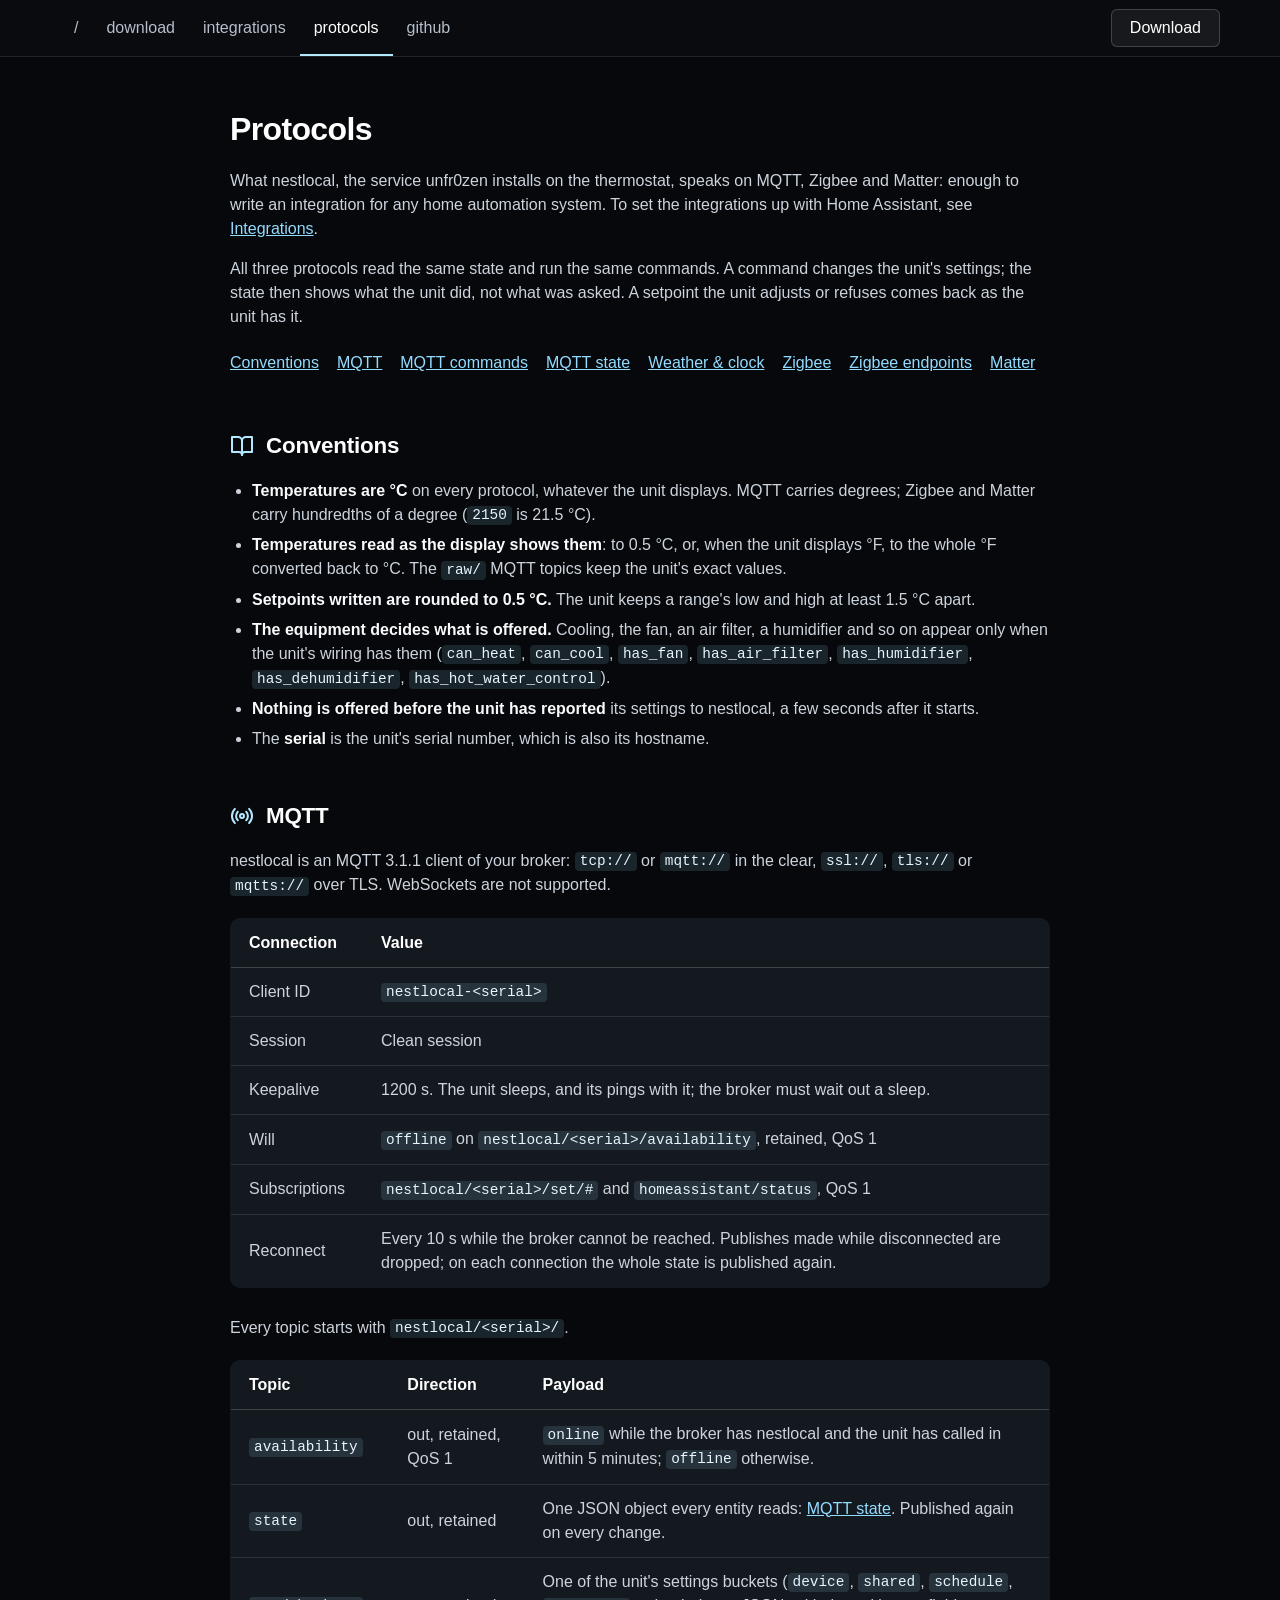
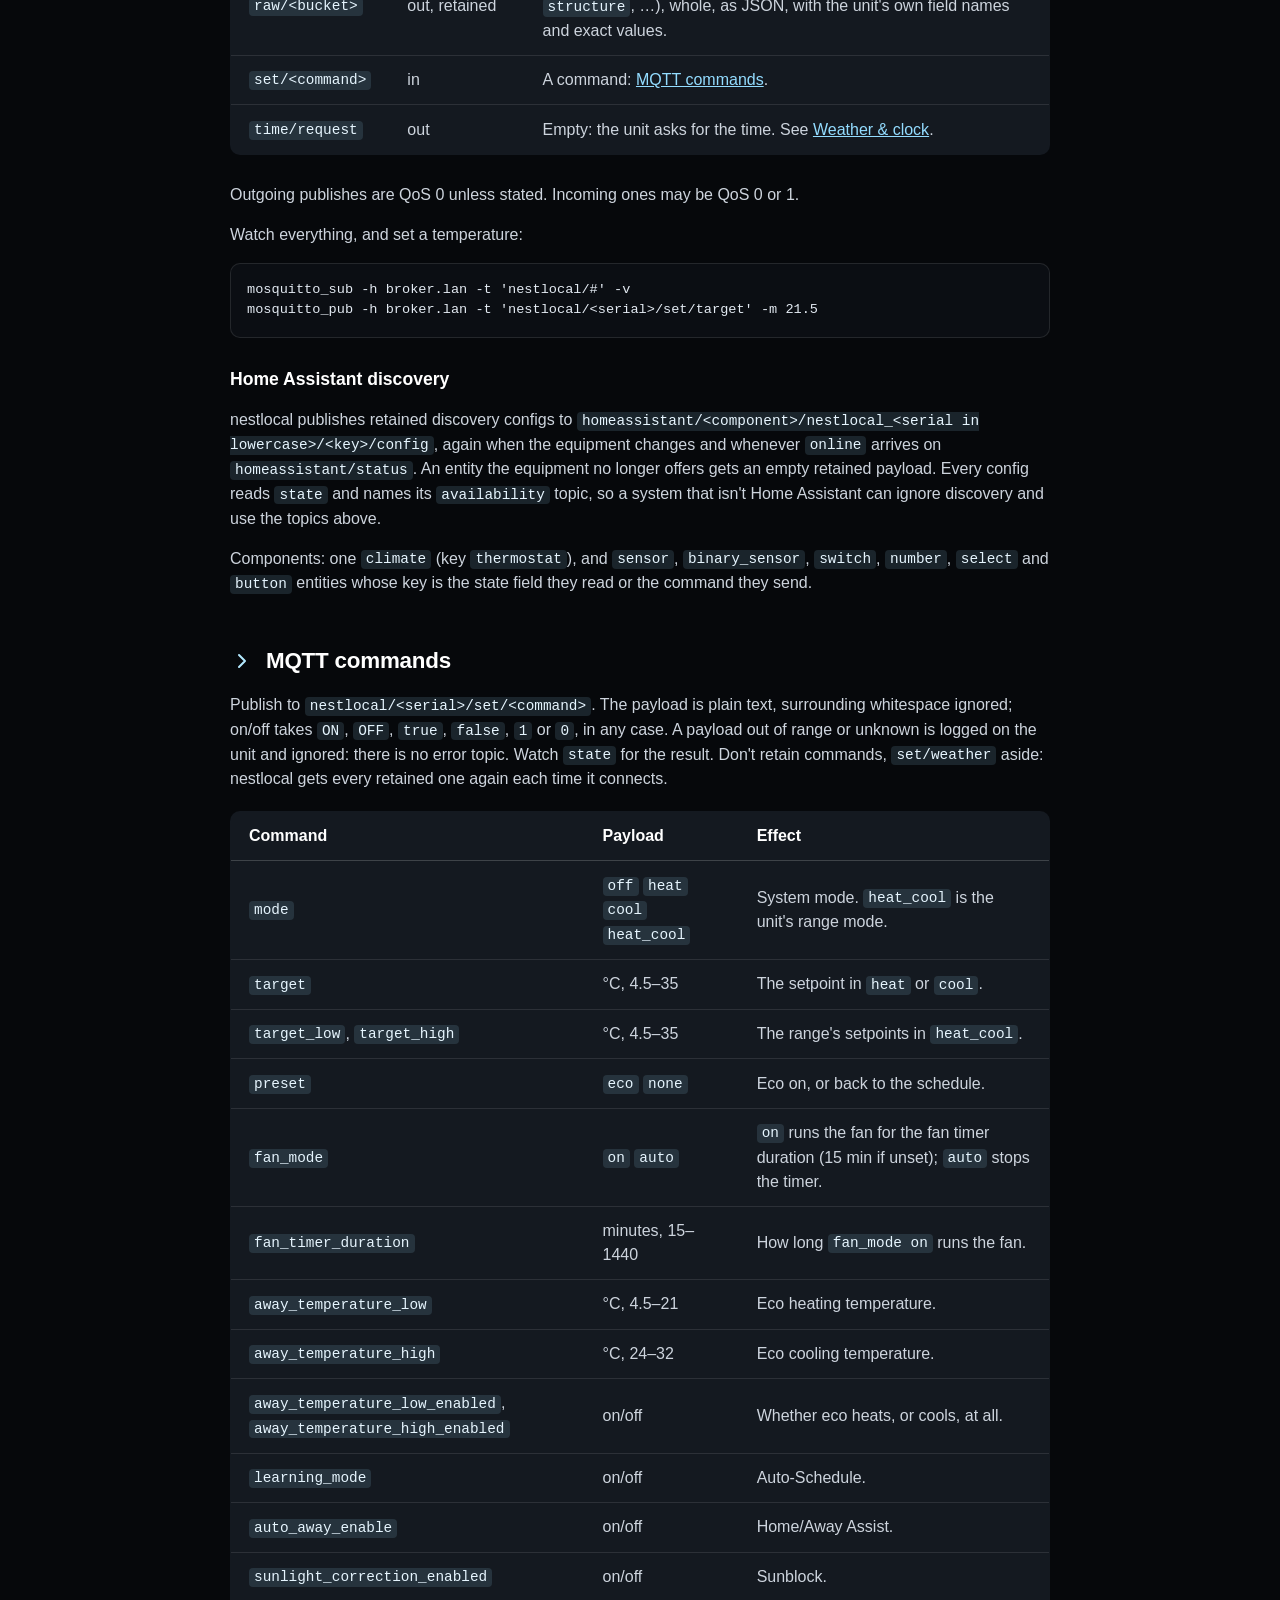
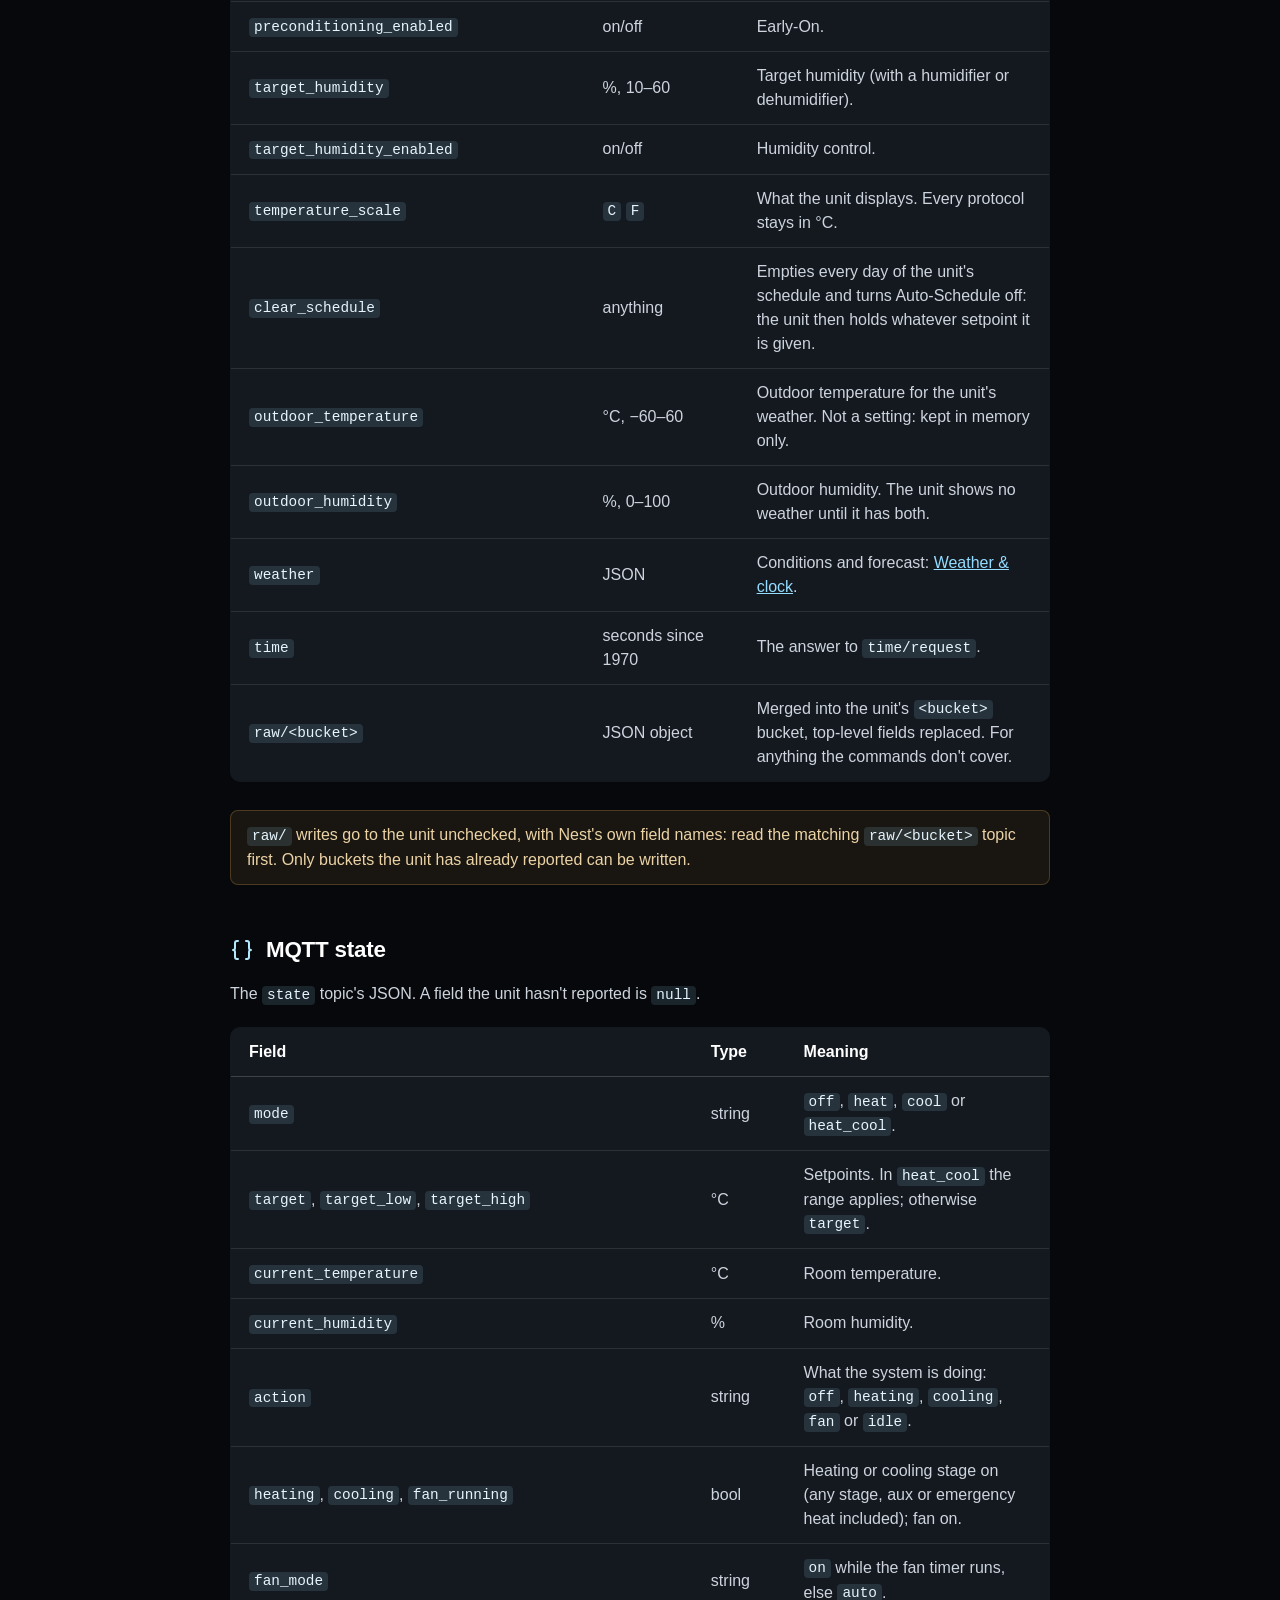
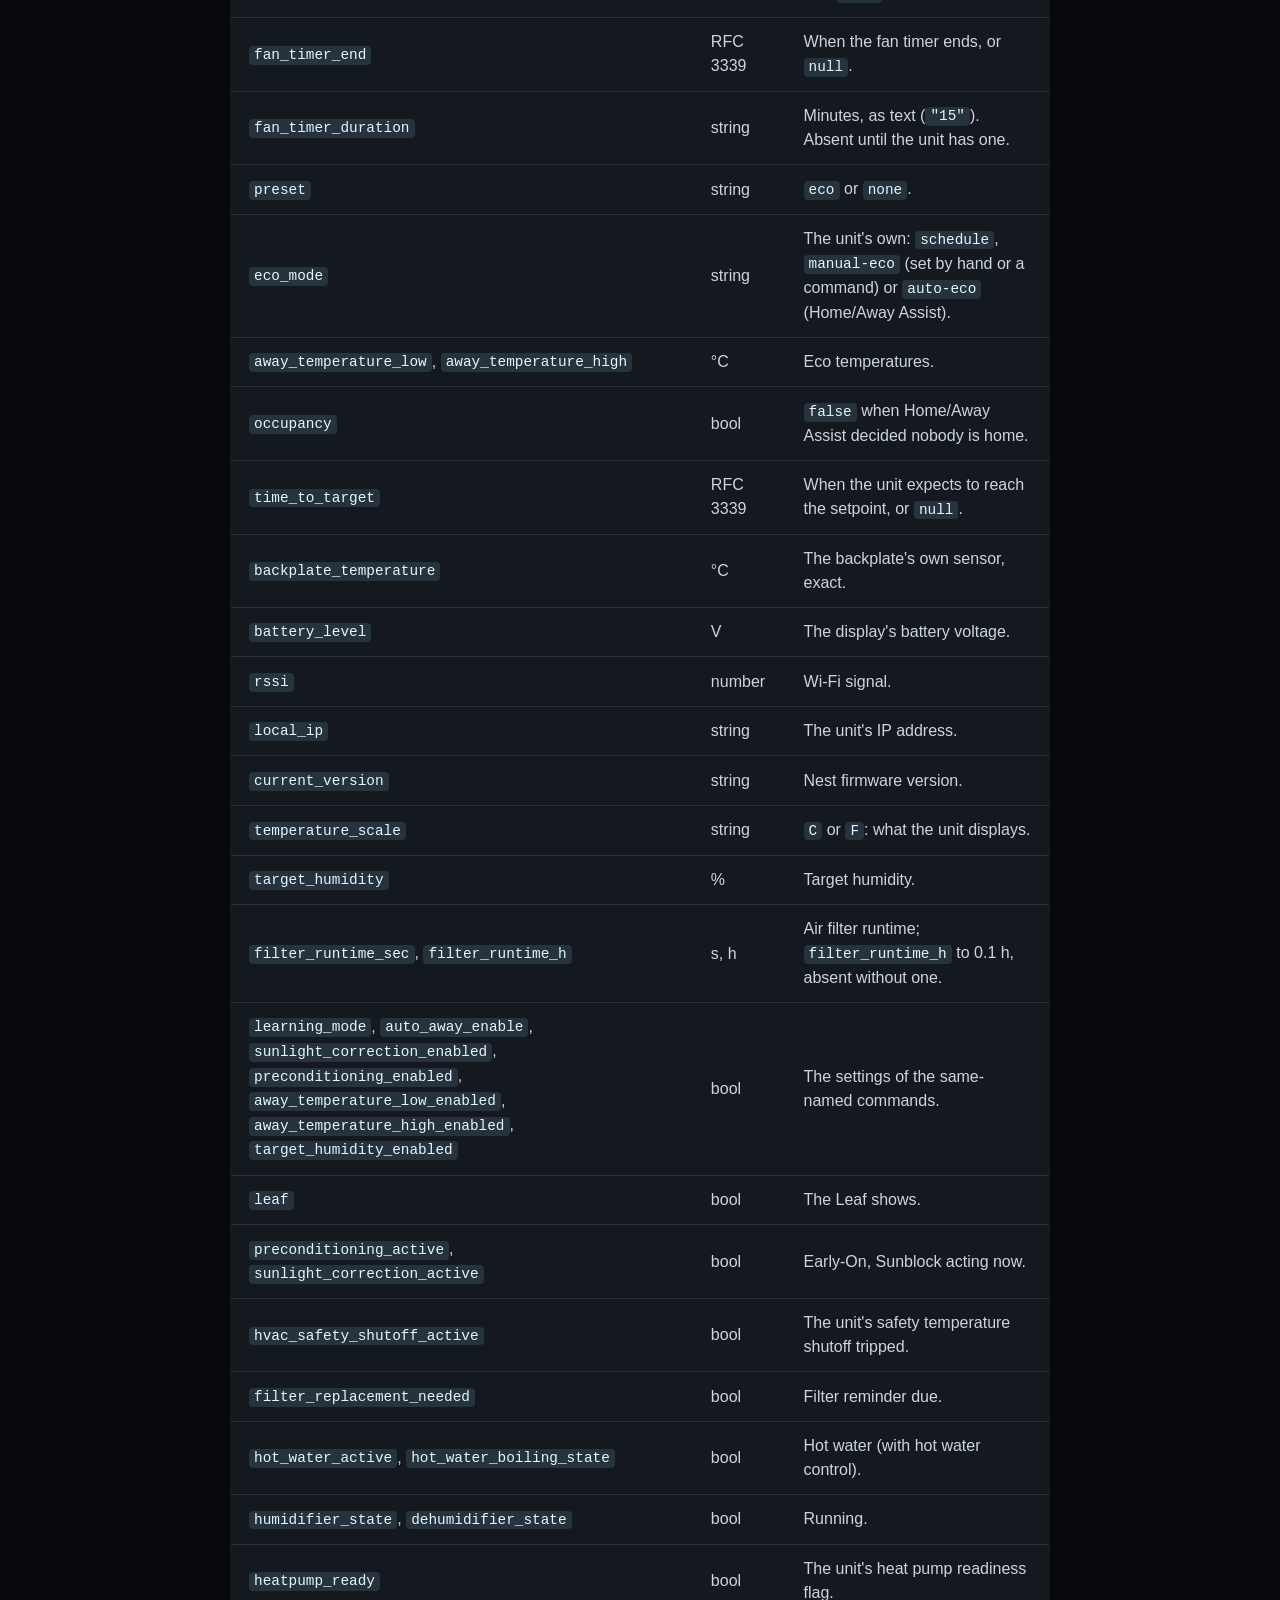
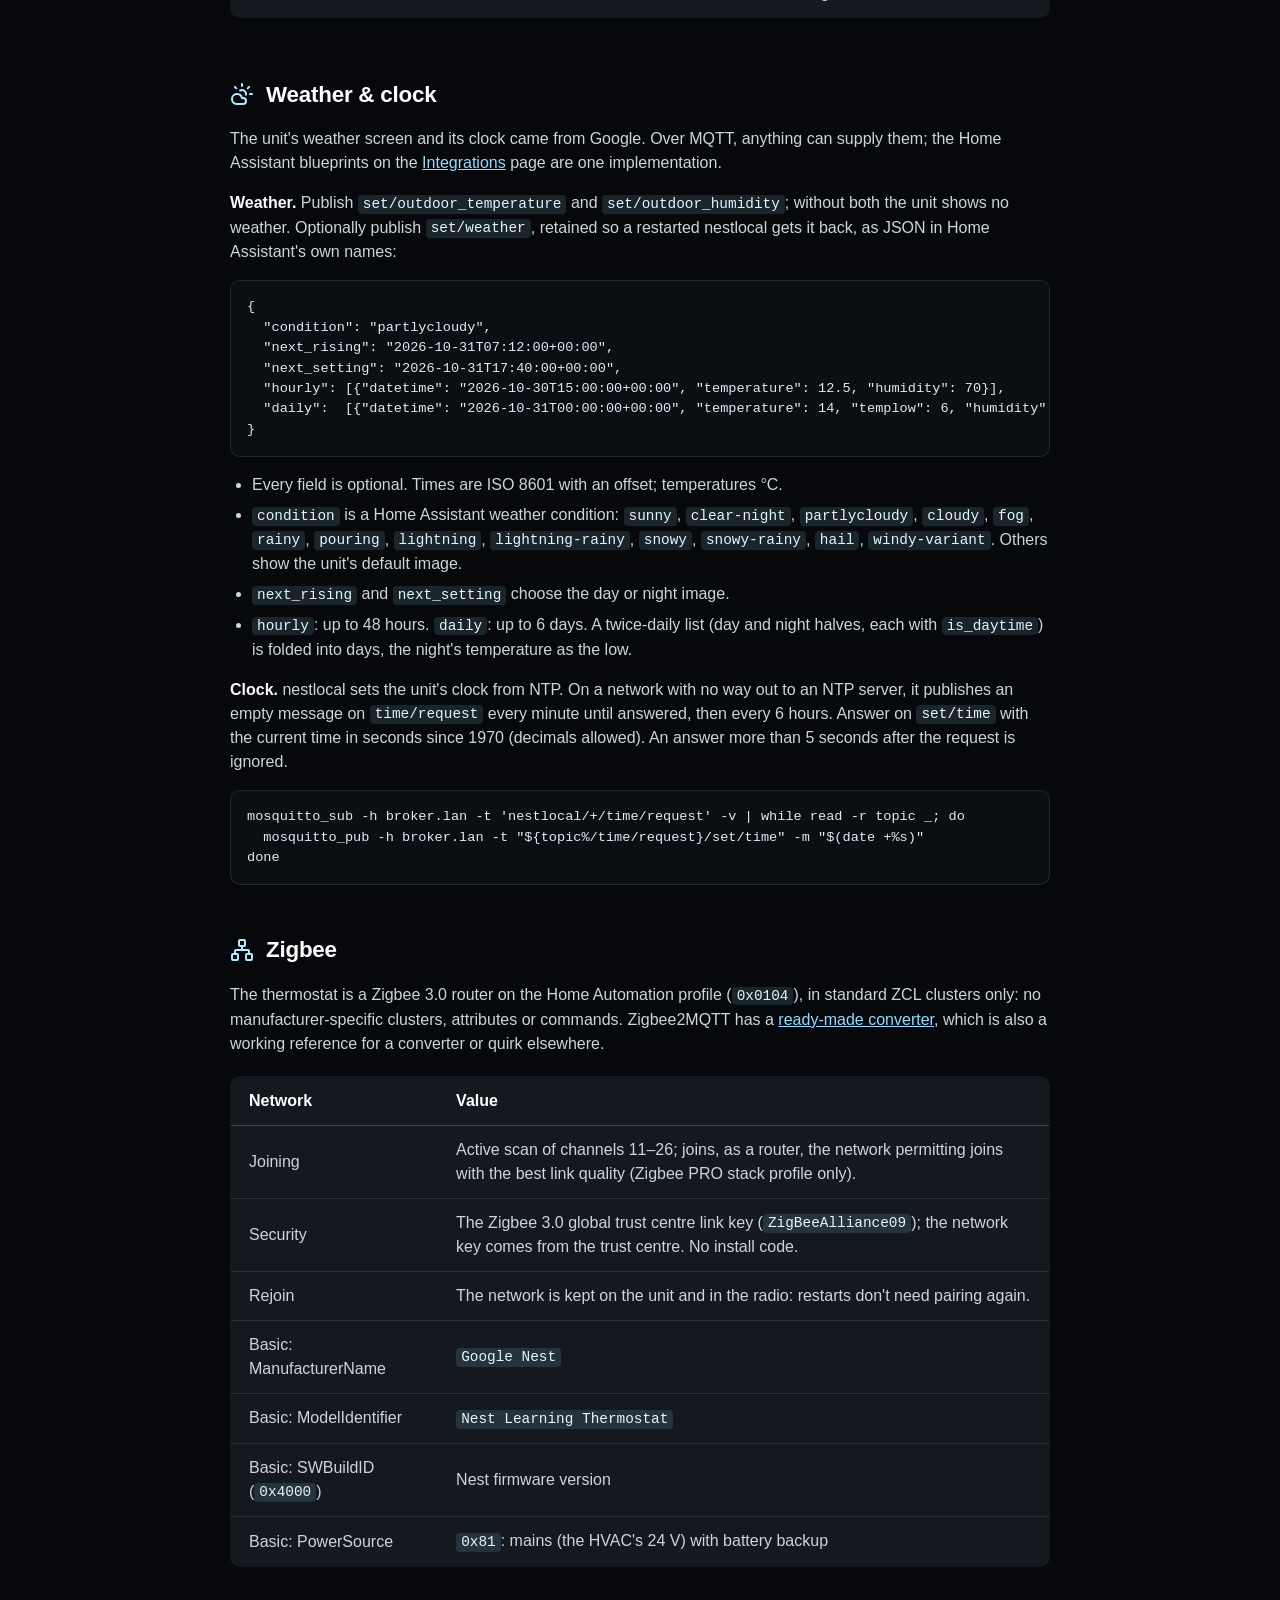
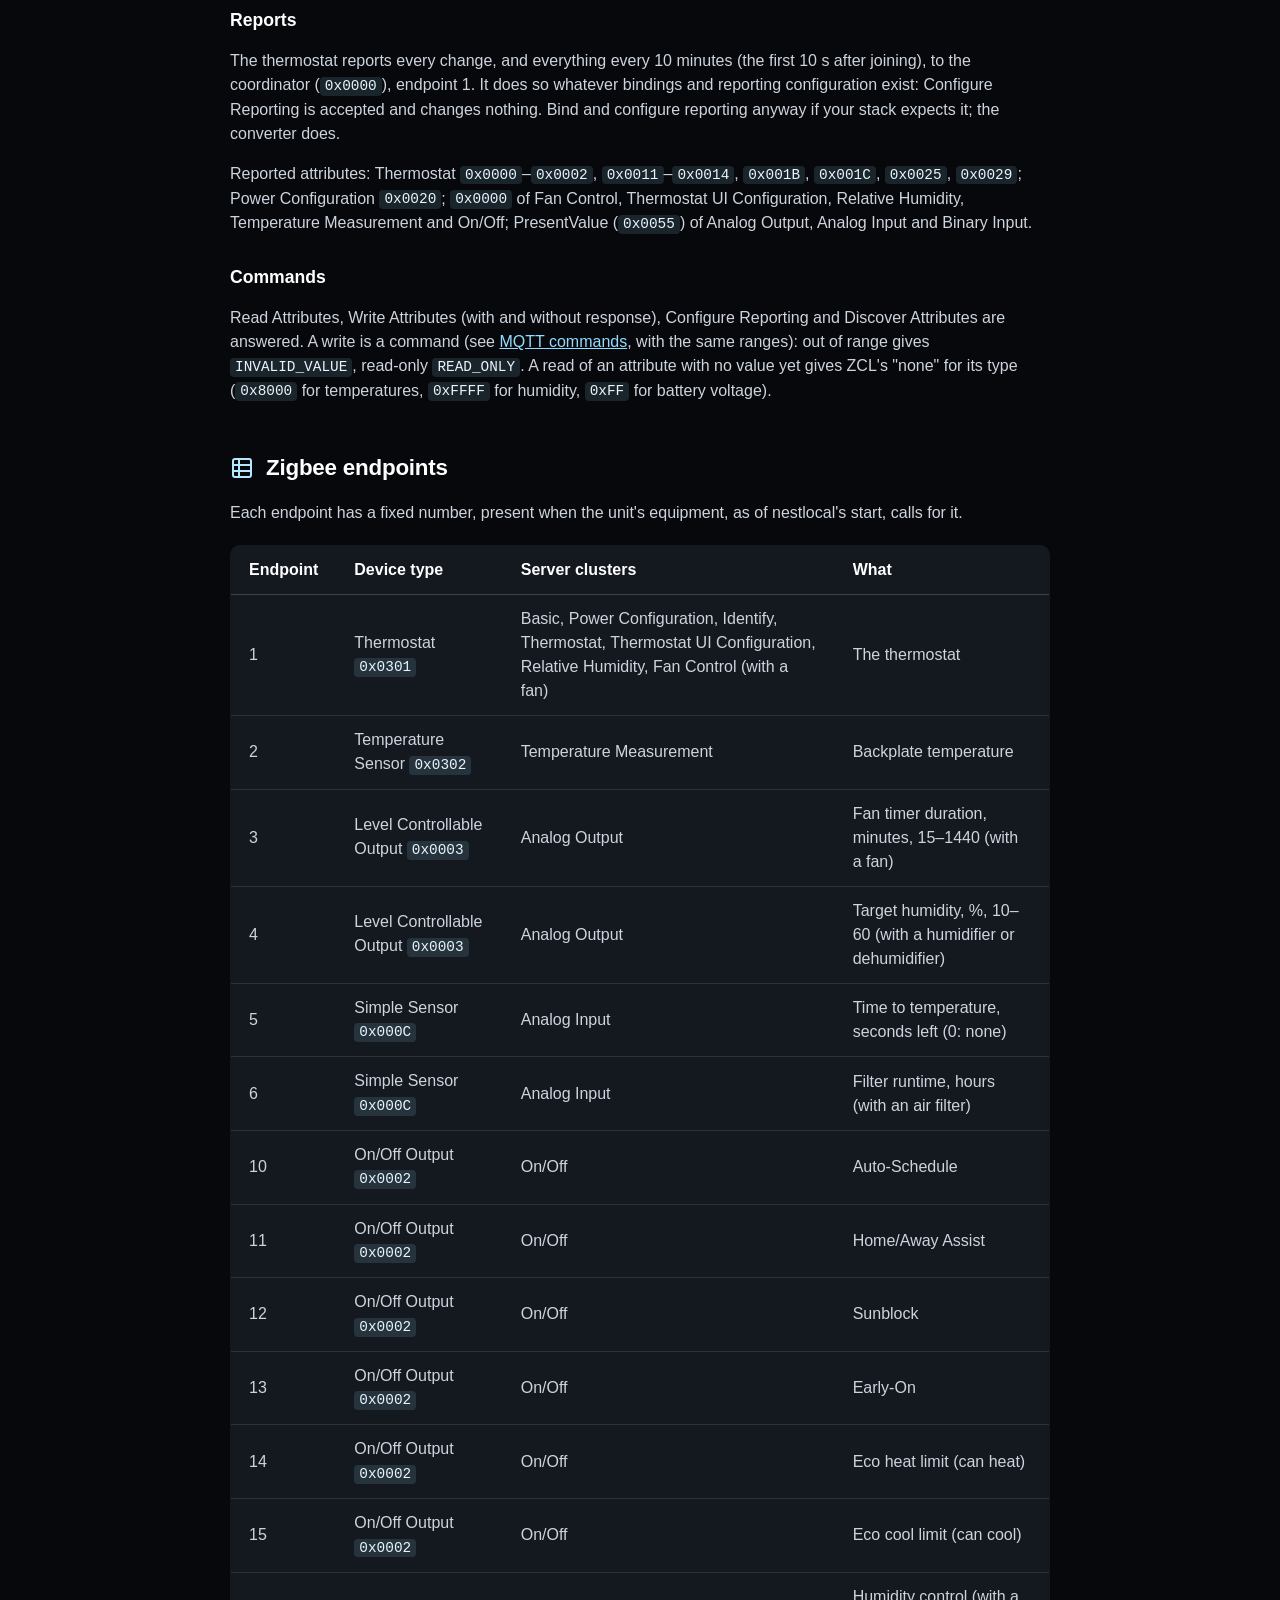
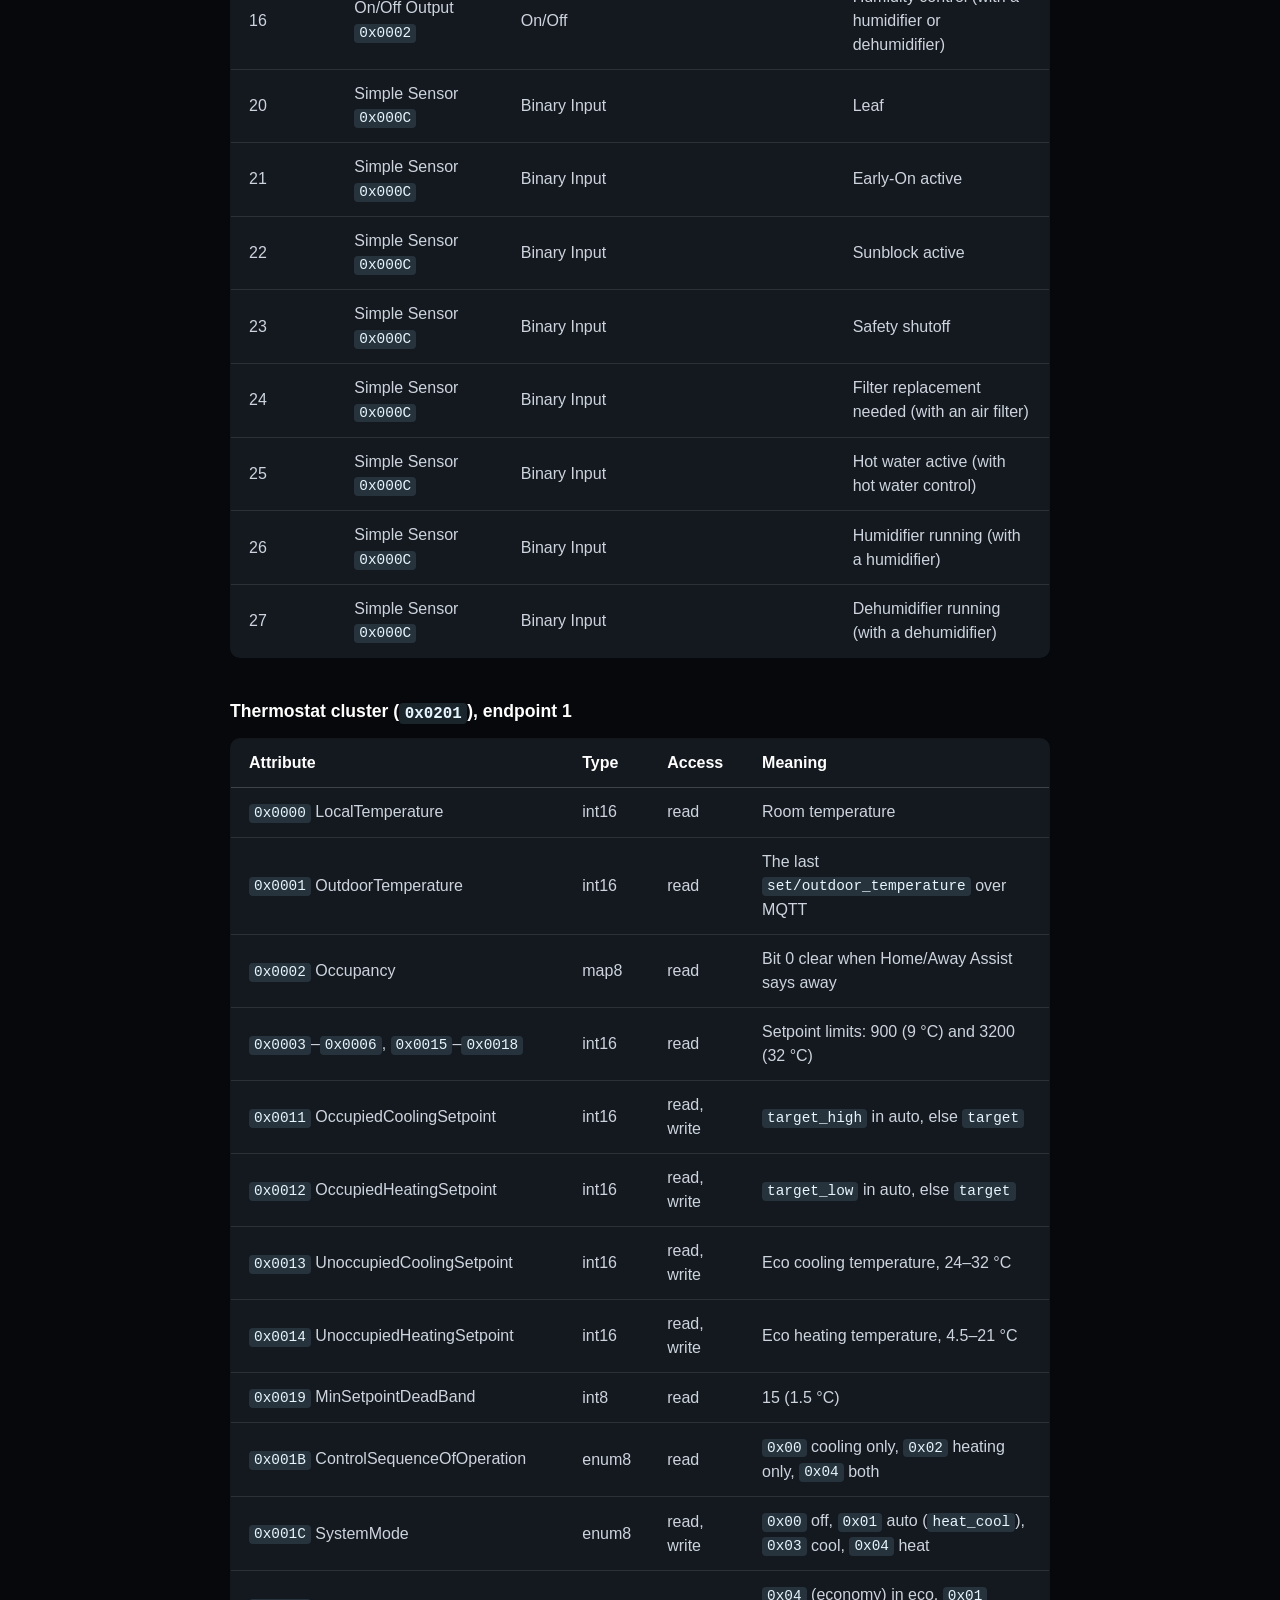
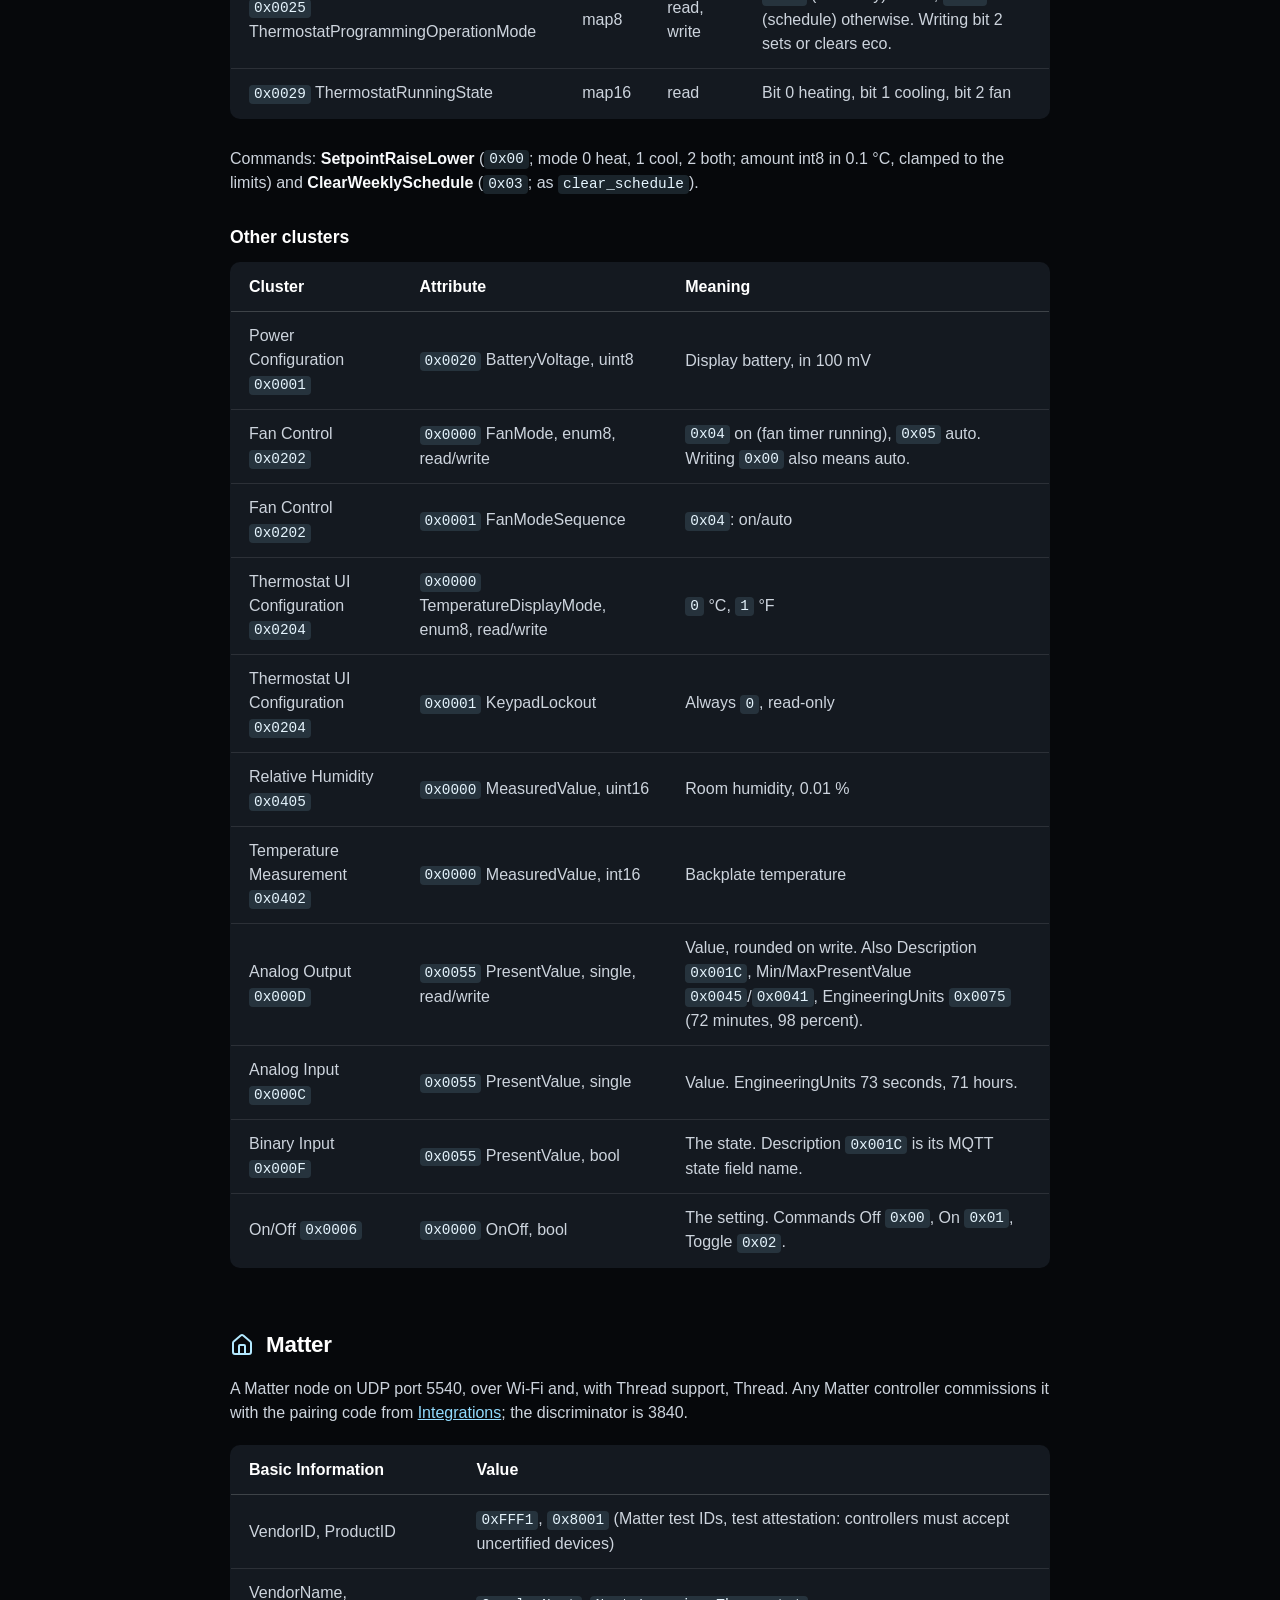
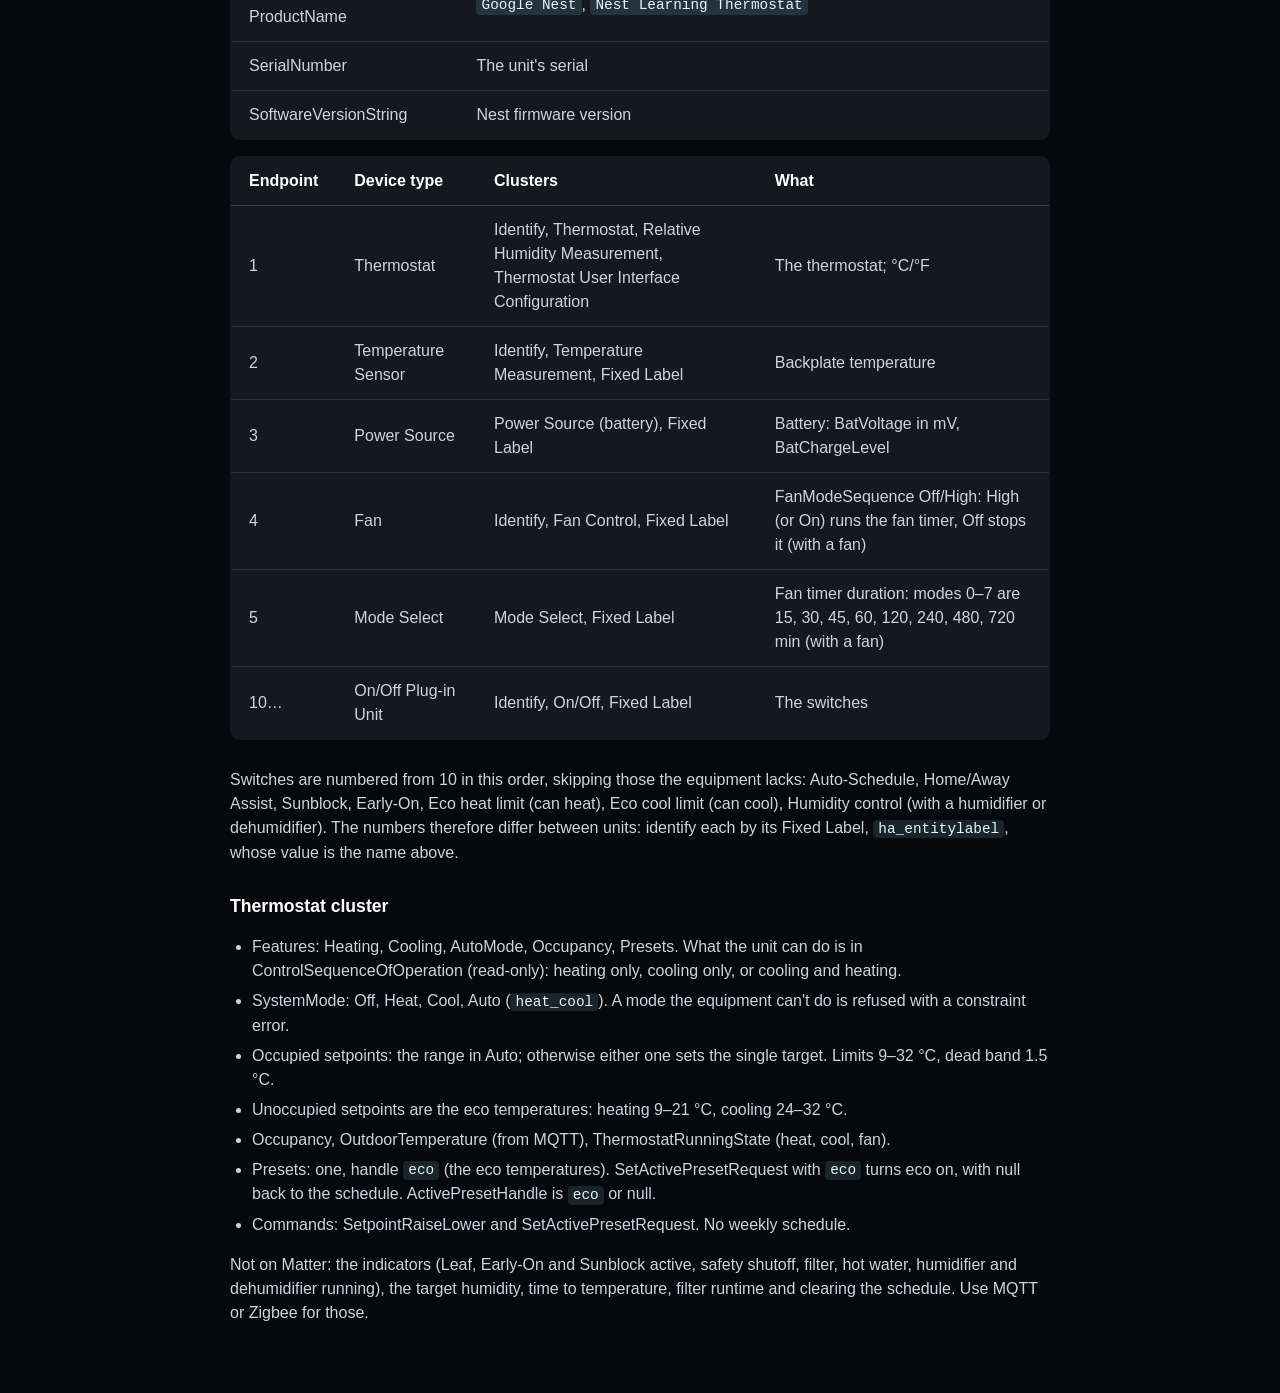
<file: protocols/index.html>
<!doctype html>
<html lang="en">
<head>
    <meta charset="utf-8">
    <meta name="viewport" content="width=device-width, initial-scale=1">
    <title>Protocols · unfr0zen</title>
    <meta name="description" content="nestlocal's MQTT topics and payloads, Zigbee endpoints and clusters, and Matter endpoints: everything needed to write your own integration for a Nest Learning Thermostat set up with unfr0zen.">
    <link rel="icon" href="/assets/logo.png">
    <link rel="preconnect" href="https://rsms.me">
    <link rel="stylesheet" href="https://rsms.me/inter/inter.css">
    <link rel="stylesheet" href="/style.css">
</head>
<body>
<header>
    <div class="wrap">
        <nav>
            <a href="/">/</a>
            <a href="/download/">download</a>
            <a href="/integrations/">integrations</a>
            <a href="/protocols/" class="active">protocols</a>
            <a href="https://github.com/unfr0zen" target="_blank" rel="noopener">github</a>
        </nav>
        <a href="/download/" class="btn btn-dark btn-small">Download</a>
    </div>
</header>

<main>
    <section class="doc">
        <div class="wrap">
            <h1>Protocols</h1>
            <p>What nestlocal, the service unfr0zen installs on the thermostat, speaks on MQTT, Zigbee and Matter: enough to write an integration for any home automation system. To set the integrations up with Home Assistant, see <a href="/integrations/">Integrations</a>.</p>
            <p>All three protocols read the same state and run the same commands. A command changes the unit's settings; the state then shows what the unit did, not what was asked. A setpoint the unit adjusts or refuses comes back as the unit has it.</p>
            <ul class="toc">
                <li><a href="#conventions">Conventions</a></li>
                <li><a href="#mqtt">MQTT</a></li>
                <li><a href="#mqtt-commands">MQTT commands</a></li>
                <li><a href="#mqtt-state">MQTT state</a></li>
                <li><a href="#mqtt-weather">Weather &amp; clock</a></li>
                <li><a href="#zigbee">Zigbee</a></li>
                <li><a href="#zigbee-endpoints">Zigbee endpoints</a></li>
                <li><a href="#matter">Matter</a></li>
            </ul>

            <h2 id="conventions"><svg viewBox="0 0 24 24" aria-hidden="true"><path d="M2 3h6a4 4 0 0 1 4 4v14a3 3 0 0 0-3-3H2z"/><path d="M22 3h-6a4 4 0 0 0-4 4v14a3 3 0 0 1 3-3h7z"/></svg>Conventions</h2>
            <ul>
                <li><b>Temperatures are °C</b> on every protocol, whatever the unit displays. MQTT carries degrees; Zigbee and Matter carry hundredths of a degree (<code>2150</code> is 21.5 °C).</li>
                <li><b>Temperatures read as the display shows them</b>: to 0.5 °C, or, when the unit displays °F, to the whole °F converted back to °C. The <code>raw/</code> MQTT topics keep the unit's exact values.</li>
                <li><b>Setpoints written are rounded to 0.5 °C.</b> The unit keeps a range's low and high at least 1.5 °C apart.</li>
                <li><b>The equipment decides what is offered.</b> Cooling, the fan, an air filter, a humidifier and so on appear only when the unit's wiring has them (<code>can_heat</code>, <code>can_cool</code>, <code>has_fan</code>, <code>has_air_filter</code>, <code>has_humidifier</code>, <code>has_dehumidifier</code>, <code>has_hot_water_control</code>).</li>
                <li><b>Nothing is offered before the unit has reported</b> its settings to nestlocal, a few seconds after it starts.</li>
                <li>The <b>serial</b> is the unit's serial number, which is also its hostname.</li>
            </ul>

            <h2 id="mqtt"><svg viewBox="0 0 24 24" aria-hidden="true"><path d="M4.9 19.1C1 15.2 1 8.8 4.9 4.9"/><path d="M7.8 16.2c-2.3-2.3-2.3-6.1 0-8.5"/><circle cx="12" cy="12" r="2"/><path d="M16.2 7.8c2.3 2.3 2.3 6.1 0 8.5"/><path d="M19.1 4.9C23 8.8 23 15.1 19.1 19"/></svg>MQTT</h2>
            <p>nestlocal is an MQTT 3.1.1 client of your broker: <code>tcp://</code> or <code>mqtt://</code> in the clear, <code>ssl://</code>, <code>tls://</code> or <code>mqtts://</code> over TLS. WebSockets are not supported.</p>
            <div class="table-scroll">
                <table>
                    <thead><tr><th>Connection</th><th>Value</th></tr></thead>
                    <tbody>
                        <tr><td data-label="Connection">Client ID</td><td data-label="Value"><code>nestlocal-&lt;serial&gt;</code></td></tr>
                        <tr><td data-label="Connection">Session</td><td data-label="Value">Clean session</td></tr>
                        <tr><td data-label="Connection">Keepalive</td><td data-label="Value">1200 s. The unit sleeps, and its pings with it; the broker must wait out a sleep.</td></tr>
                        <tr><td data-label="Connection">Will</td><td data-label="Value"><code>offline</code> on <code>nestlocal/&lt;serial&gt;/availability</code>, retained, QoS 1</td></tr>
                        <tr><td data-label="Connection">Subscriptions</td><td data-label="Value"><code>nestlocal/&lt;serial&gt;/set/#</code> and <code>homeassistant/status</code>, QoS 1</td></tr>
                        <tr><td data-label="Connection">Reconnect</td><td data-label="Value">Every 10 s while the broker cannot be reached. Publishes made while disconnected are dropped; on each connection the whole state is published again.</td></tr>
                    </tbody>
                </table>
            </div>
            <p>Every topic starts with <code>nestlocal/&lt;serial&gt;/</code>.</p>
            <div class="table-scroll">
                <table>
                    <thead><tr><th>Topic</th><th>Direction</th><th>Payload</th></tr></thead>
                    <tbody>
                        <tr><td data-label="Topic"><code>availability</code></td><td data-label="Direction">out, retained, QoS 1</td><td data-label="Payload"><code>online</code> while the broker has nestlocal and the unit has called in within 5 minutes; <code>offline</code> otherwise.</td></tr>
                        <tr><td data-label="Topic"><code>state</code></td><td data-label="Direction">out, retained</td><td data-label="Payload">One JSON object every entity reads: <a href="#mqtt-state">MQTT state</a>. Published again on every change.</td></tr>
                        <tr><td data-label="Topic"><code>raw/&lt;bucket&gt;</code></td><td data-label="Direction">out, retained</td><td data-label="Payload">One of the unit's settings buckets (<code>device</code>, <code>shared</code>, <code>schedule</code>, <code>structure</code>, …), whole, as JSON, with the unit's own field names and exact values.</td></tr>
                        <tr><td data-label="Topic"><code>set/&lt;command&gt;</code></td><td data-label="Direction">in</td><td data-label="Payload">A command: <a href="#mqtt-commands">MQTT commands</a>.</td></tr>
                        <tr><td data-label="Topic"><code>time/request</code></td><td data-label="Direction">out</td><td data-label="Payload">Empty: the unit asks for the time. See <a href="#mqtt-weather">Weather &amp; clock</a>.</td></tr>
                    </tbody>
                </table>
            </div>
            <p>Outgoing publishes are QoS 0 unless stated. Incoming ones may be QoS 0 or 1.</p>
            <p>Watch everything, and set a temperature:</p>
<pre><code>mosquitto_sub -h broker.lan -t 'nestlocal/#' -v
mosquitto_pub -h broker.lan -t 'nestlocal/&lt;serial&gt;/set/target' -m 21.5</code></pre>

            <h3>Home Assistant discovery</h3>
            <p>nestlocal publishes retained discovery configs to <code>homeassistant/&lt;component&gt;/nestlocal_&lt;serial in lowercase&gt;/&lt;key&gt;/config</code>, again when the equipment changes and whenever <code>online</code> arrives on <code>homeassistant/status</code>. An entity the equipment no longer offers gets an empty retained payload. Every config reads <code>state</code> and names its <code>availability</code> topic, so a system that isn't Home Assistant can ignore discovery and use the topics above.</p>
            <p>Components: one <code>climate</code> (key <code>thermostat</code>), and <code>sensor</code>, <code>binary_sensor</code>, <code>switch</code>, <code>number</code>, <code>select</code> and <code>button</code> entities whose key is the state field they read or the command they send.</p>

            <h2 id="mqtt-commands"><svg viewBox="0 0 24 24" aria-hidden="true"><path d="m9 18 6-6-6-6"/></svg>MQTT commands</h2>
            <p>Publish to <code>nestlocal/&lt;serial&gt;/set/&lt;command&gt;</code>. The payload is plain text, surrounding whitespace ignored; on/off takes <code>ON</code>, <code>OFF</code>, <code>true</code>, <code>false</code>, <code>1</code> or <code>0</code>, in any case. A payload out of range or unknown is logged on the unit and ignored: there is no error topic. Watch <code>state</code> for the result. Don't retain commands, <code>set/weather</code> aside: nestlocal gets every retained one again each time it connects.</p>
            <div class="table-scroll">
                <table>
                    <thead><tr><th>Command</th><th>Payload</th><th>Effect</th></tr></thead>
                    <tbody>
                        <tr><td data-label="Command"><code>mode</code></td><td data-label="Payload"><code>off</code> <code>heat</code> <code>cool</code> <code>heat_cool</code></td><td data-label="Effect">System mode. <code>heat_cool</code> is the unit's range mode.</td></tr>
                        <tr><td data-label="Command"><code>target</code></td><td data-label="Payload">°C, 4.5–35</td><td data-label="Effect">The setpoint in <code>heat</code> or <code>cool</code>.</td></tr>
                        <tr><td data-label="Command"><code>target_low</code>, <code>target_high</code></td><td data-label="Payload">°C, 4.5–35</td><td data-label="Effect">The range's setpoints in <code>heat_cool</code>.</td></tr>
                        <tr><td data-label="Command"><code>preset</code></td><td data-label="Payload"><code>eco</code> <code>none</code></td><td data-label="Effect">Eco on, or back to the schedule.</td></tr>
                        <tr><td data-label="Command"><code>fan_mode</code></td><td data-label="Payload"><code>on</code> <code>auto</code></td><td data-label="Effect"><code>on</code> runs the fan for the fan timer duration (15 min if unset); <code>auto</code> stops the timer.</td></tr>
                        <tr><td data-label="Command"><code>fan_timer_duration</code></td><td data-label="Payload">minutes, 15–1440</td><td data-label="Effect">How long <code>fan_mode on</code> runs the fan.</td></tr>
                        <tr><td data-label="Command"><code>away_temperature_low</code></td><td data-label="Payload">°C, 4.5–21</td><td data-label="Effect">Eco heating temperature.</td></tr>
                        <tr><td data-label="Command"><code>away_temperature_high</code></td><td data-label="Payload">°C, 24–32</td><td data-label="Effect">Eco cooling temperature.</td></tr>
                        <tr><td data-label="Command"><code>away_temperature_low_enabled</code>, <code>away_temperature_high_enabled</code></td><td data-label="Payload">on/off</td><td data-label="Effect">Whether eco heats, or cools, at all.</td></tr>
                        <tr><td data-label="Command"><code>learning_mode</code></td><td data-label="Payload">on/off</td><td data-label="Effect">Auto-Schedule.</td></tr>
                        <tr><td data-label="Command"><code>auto_away_enable</code></td><td data-label="Payload">on/off</td><td data-label="Effect">Home/Away Assist.</td></tr>
                        <tr><td data-label="Command"><code>sunlight_correction_enabled</code></td><td data-label="Payload">on/off</td><td data-label="Effect">Sunblock.</td></tr>
                        <tr><td data-label="Command"><code>preconditioning_enabled</code></td><td data-label="Payload">on/off</td><td data-label="Effect">Early-On.</td></tr>
                        <tr><td data-label="Command"><code>target_humidity</code></td><td data-label="Payload">%, 10–60</td><td data-label="Effect">Target humidity (with a humidifier or dehumidifier).</td></tr>
                        <tr><td data-label="Command"><code>target_humidity_enabled</code></td><td data-label="Payload">on/off</td><td data-label="Effect">Humidity control.</td></tr>
                        <tr><td data-label="Command"><code>temperature_scale</code></td><td data-label="Payload"><code>C</code> <code>F</code></td><td data-label="Effect">What the unit displays. Every protocol stays in °C.</td></tr>
                        <tr><td data-label="Command"><code>clear_schedule</code></td><td data-label="Payload">anything</td><td data-label="Effect">Empties every day of the unit's schedule and turns Auto-Schedule off: the unit then holds whatever setpoint it is given.</td></tr>
                        <tr><td data-label="Command"><code>outdoor_temperature</code></td><td data-label="Payload">°C, −60–60</td><td data-label="Effect">Outdoor temperature for the unit's weather. Not a setting: kept in memory only.</td></tr>
                        <tr><td data-label="Command"><code>outdoor_humidity</code></td><td data-label="Payload">%, 0–100</td><td data-label="Effect">Outdoor humidity. The unit shows no weather until it has both.</td></tr>
                        <tr><td data-label="Command"><code>weather</code></td><td data-label="Payload">JSON</td><td data-label="Effect">Conditions and forecast: <a href="#mqtt-weather">Weather &amp; clock</a>.</td></tr>
                        <tr><td data-label="Command"><code>time</code></td><td data-label="Payload">seconds since 1970</td><td data-label="Effect">The answer to <code>time/request</code>.</td></tr>
                        <tr><td data-label="Command"><code>raw/&lt;bucket&gt;</code></td><td data-label="Payload">JSON object</td><td data-label="Effect">Merged into the unit's <code>&lt;bucket&gt;</code> bucket, top-level fields replaced. For anything the commands don't cover.</td></tr>
                    </tbody>
                </table>
            </div>
            <div class="note"><code>raw/</code> writes go to the unit unchecked, with Nest's own field names: read the matching <code>raw/&lt;bucket&gt;</code> topic first. Only buckets the unit has already reported can be written.</div>

            <h2 id="mqtt-state"><svg viewBox="0 0 24 24" aria-hidden="true"><path d="M8 3H7a2 2 0 0 0-2 2v5a2 2 0 0 1-2 2 2 2 0 0 1 2 2v5c0 1.1.9 2 2 2h1"/><path d="M16 21h1a2 2 0 0 0 2-2v-5c0-1.1.9-2 2-2a2 2 0 0 1-2-2V5a2 2 0 0 0-2-2h-1"/></svg>MQTT state</h2>
            <p>The <code>state</code> topic's JSON. A field the unit hasn't reported is <code>null</code>.</p>
            <div class="table-scroll">
                <table>
                    <thead><tr><th>Field</th><th>Type</th><th>Meaning</th></tr></thead>
                    <tbody>
                        <tr><td data-label="Field"><code>mode</code></td><td data-label="Type">string</td><td data-label="Meaning"><code>off</code>, <code>heat</code>, <code>cool</code> or <code>heat_cool</code>.</td></tr>
                        <tr><td data-label="Field"><code>target</code>, <code>target_low</code>, <code>target_high</code></td><td data-label="Type">°C</td><td data-label="Meaning">Setpoints. In <code>heat_cool</code> the range applies; otherwise <code>target</code>.</td></tr>
                        <tr><td data-label="Field"><code>current_temperature</code></td><td data-label="Type">°C</td><td data-label="Meaning">Room temperature.</td></tr>
                        <tr><td data-label="Field"><code>current_humidity</code></td><td data-label="Type">%</td><td data-label="Meaning">Room humidity.</td></tr>
                        <tr><td data-label="Field"><code>action</code></td><td data-label="Type">string</td><td data-label="Meaning">What the system is doing: <code>off</code>, <code>heating</code>, <code>cooling</code>, <code>fan</code> or <code>idle</code>.</td></tr>
                        <tr><td data-label="Field"><code>heating</code>, <code>cooling</code>, <code>fan_running</code></td><td data-label="Type">bool</td><td data-label="Meaning">Heating or cooling stage on (any stage, aux or emergency heat included); fan on.</td></tr>
                        <tr><td data-label="Field"><code>fan_mode</code></td><td data-label="Type">string</td><td data-label="Meaning"><code>on</code> while the fan timer runs, else <code>auto</code>.</td></tr>
                        <tr><td data-label="Field"><code>fan_timer_end</code></td><td data-label="Type">RFC 3339</td><td data-label="Meaning">When the fan timer ends, or <code>null</code>.</td></tr>
                        <tr><td data-label="Field"><code>fan_timer_duration</code></td><td data-label="Type">string</td><td data-label="Meaning">Minutes, as text (<code>"15"</code>). Absent until the unit has one.</td></tr>
                        <tr><td data-label="Field"><code>preset</code></td><td data-label="Type">string</td><td data-label="Meaning"><code>eco</code> or <code>none</code>.</td></tr>
                        <tr><td data-label="Field"><code>eco_mode</code></td><td data-label="Type">string</td><td data-label="Meaning">The unit's own: <code>schedule</code>, <code>manual-eco</code> (set by hand or a command) or <code>auto-eco</code> (Home/Away Assist).</td></tr>
                        <tr><td data-label="Field"><code>away_temperature_low</code>, <code>away_temperature_high</code></td><td data-label="Type">°C</td><td data-label="Meaning">Eco temperatures.</td></tr>
                        <tr><td data-label="Field"><code>occupancy</code></td><td data-label="Type">bool</td><td data-label="Meaning"><code>false</code> when Home/Away Assist decided nobody is home.</td></tr>
                        <tr><td data-label="Field"><code>time_to_target</code></td><td data-label="Type">RFC 3339</td><td data-label="Meaning">When the unit expects to reach the setpoint, or <code>null</code>.</td></tr>
                        <tr><td data-label="Field"><code>backplate_temperature</code></td><td data-label="Type">°C</td><td data-label="Meaning">The backplate's own sensor, exact.</td></tr>
                        <tr><td data-label="Field"><code>battery_level</code></td><td data-label="Type">V</td><td data-label="Meaning">The display's battery voltage.</td></tr>
                        <tr><td data-label="Field"><code>rssi</code></td><td data-label="Type">number</td><td data-label="Meaning">Wi-Fi signal.</td></tr>
                        <tr><td data-label="Field"><code>local_ip</code></td><td data-label="Type">string</td><td data-label="Meaning">The unit's IP address.</td></tr>
                        <tr><td data-label="Field"><code>current_version</code></td><td data-label="Type">string</td><td data-label="Meaning">Nest firmware version.</td></tr>
                        <tr><td data-label="Field"><code>temperature_scale</code></td><td data-label="Type">string</td><td data-label="Meaning"><code>C</code> or <code>F</code>: what the unit displays.</td></tr>
                        <tr><td data-label="Field"><code>target_humidity</code></td><td data-label="Type">%</td><td data-label="Meaning">Target humidity.</td></tr>
                        <tr><td data-label="Field"><code>filter_runtime_sec</code>, <code>filter_runtime_h</code></td><td data-label="Type">s, h</td><td data-label="Meaning">Air filter runtime; <code>filter_runtime_h</code> to 0.1 h, absent without one.</td></tr>
                        <tr><td data-label="Field"><code>learning_mode</code>, <code>auto_away_enable</code>, <code>sunlight_correction_enabled</code>, <code>preconditioning_enabled</code>, <code>away_temperature_low_enabled</code>, <code>away_temperature_high_enabled</code>, <code>target_humidity_enabled</code></td><td data-label="Type">bool</td><td data-label="Meaning">The settings of the same-named commands.</td></tr>
                        <tr><td data-label="Field"><code>leaf</code></td><td data-label="Type">bool</td><td data-label="Meaning">The Leaf shows.</td></tr>
                        <tr><td data-label="Field"><code>preconditioning_active</code>, <code>sunlight_correction_active</code></td><td data-label="Type">bool</td><td data-label="Meaning">Early-On, Sunblock acting now.</td></tr>
                        <tr><td data-label="Field"><code>hvac_safety_shutoff_active</code></td><td data-label="Type">bool</td><td data-label="Meaning">The unit's safety temperature shutoff tripped.</td></tr>
                        <tr><td data-label="Field"><code>filter_replacement_needed</code></td><td data-label="Type">bool</td><td data-label="Meaning">Filter reminder due.</td></tr>
                        <tr><td data-label="Field"><code>hot_water_active</code>, <code>hot_water_boiling_state</code></td><td data-label="Type">bool</td><td data-label="Meaning">Hot water (with hot water control).</td></tr>
                        <tr><td data-label="Field"><code>humidifier_state</code>, <code>dehumidifier_state</code></td><td data-label="Type">bool</td><td data-label="Meaning">Running.</td></tr>
                        <tr><td data-label="Field"><code>heatpump_ready</code></td><td data-label="Type">bool</td><td data-label="Meaning">The unit's heat pump readiness flag.</td></tr>
                    </tbody>
                </table>
            </div>

            <h2 id="mqtt-weather"><svg viewBox="0 0 24 24" aria-hidden="true"><path d="M12 2v2"/><path d="m4.93 4.93 1.41 1.41"/><path d="M20 12h2"/><path d="m19.07 4.93-1.41 1.41"/><path d="M15.947 12.65a4 4 0 0 0-5.925-4.128"/><path d="M13 22H7a5 5 0 1 1 4.9-6H13a3 3 0 0 1 0 6Z"/></svg>Weather &amp; clock</h2>
            <p>The unit's weather screen and its clock came from Google. Over MQTT, anything can supply them; the Home Assistant blueprints on the <a href="/integrations/#mqtt">Integrations</a> page are one implementation.</p>
            <p><b>Weather.</b> Publish <code>set/outdoor_temperature</code> and <code>set/outdoor_humidity</code>; without both the unit shows no weather. Optionally publish <code>set/weather</code>, retained so a restarted nestlocal gets it back, as JSON in Home Assistant's own names:</p>
<pre><code>{
  "condition": "partlycloudy",
  "next_rising": "2026-10-31T07:12:00+00:00",
  "next_setting": "2026-10-31T17:40:00+00:00",
  "hourly": [{"datetime": "2026-10-30T15:00:00+00:00", "temperature": 12.5, "humidity": 70}],
  "daily":  [{"datetime": "2026-10-31T00:00:00+00:00", "temperature": 14, "templow": 6, "humidity": 65}]
}</code></pre>
            <ul>
                <li>Every field is optional. Times are ISO 8601 with an offset; temperatures °C.</li>
                <li><code>condition</code> is a Home Assistant weather condition: <code>sunny</code>, <code>clear-night</code>, <code>partlycloudy</code>, <code>cloudy</code>, <code>fog</code>, <code>rainy</code>, <code>pouring</code>, <code>lightning</code>, <code>lightning-rainy</code>, <code>snowy</code>, <code>snowy-rainy</code>, <code>hail</code>, <code>windy-variant</code>. Others show the unit's default image.</li>
                <li><code>next_rising</code> and <code>next_setting</code> choose the day or night image.</li>
                <li><code>hourly</code>: up to 48 hours. <code>daily</code>: up to 6 days. A twice-daily list (day and night halves, each with <code>is_daytime</code>) is folded into days, the night's temperature as the low.</li>
            </ul>
            <p><b>Clock.</b> nestlocal sets the unit's clock from NTP. On a network with no way out to an NTP server, it publishes an empty message on <code>time/request</code> every minute until answered, then every 6 hours. Answer on <code>set/time</code> with the current time in seconds since 1970 (decimals allowed). An answer more than 5 seconds after the request is ignored.</p>
<pre><code>mosquitto_sub -h broker.lan -t 'nestlocal/+/time/request' -v | while read -r topic _; do
  mosquitto_pub -h broker.lan -t "${topic%/time/request}/set/time" -m "$(date +%s)"
done</code></pre>

            <h2 id="zigbee"><svg viewBox="0 0 24 24" aria-hidden="true"><rect x="16" y="16" width="6" height="6" rx="1"/><rect x="2" y="16" width="6" height="6" rx="1"/><rect x="9" y="2" width="6" height="6" rx="1"/><path d="M5 16v-3a1 1 0 0 1 1-1h12a1 1 0 0 1 1 1v3"/><path d="M12 12V8"/></svg>Zigbee</h2>
            <p>The thermostat is a Zigbee 3.0 router on the Home Automation profile (<code>0x0104</code>), in standard ZCL clusters only: no manufacturer-specific clusters, attributes or commands. Zigbee2MQTT has a <a href="https://github.com/unfr0zen/unfr0zen/blob/main/integrations/zigbee2mqtt/nest-learning-thermostat.mjs" target="_blank" rel="noopener">ready-made converter</a>, which is also a working reference for a converter or quirk elsewhere.</p>
            <div class="table-scroll">
                <table>
                    <thead><tr><th>Network</th><th>Value</th></tr></thead>
                    <tbody>
                        <tr><td data-label="Network">Joining</td><td data-label="Value">Active scan of channels 11–26; joins, as a router, the network permitting joins with the best link quality (Zigbee PRO stack profile only).</td></tr>
                        <tr><td data-label="Network">Security</td><td data-label="Value">The Zigbee 3.0 global trust centre link key (<code>ZigBeeAlliance09</code>); the network key comes from the trust centre. No install code.</td></tr>
                        <tr><td data-label="Network">Rejoin</td><td data-label="Value">The network is kept on the unit and in the radio: restarts don't need pairing again.</td></tr>
                        <tr><td data-label="Network">Basic: ManufacturerName</td><td data-label="Value"><code>Google Nest</code></td></tr>
                        <tr><td data-label="Network">Basic: ModelIdentifier</td><td data-label="Value"><code>Nest Learning Thermostat</code></td></tr>
                        <tr><td data-label="Network">Basic: SWBuildID (<code>0x4000</code>)</td><td data-label="Value">Nest firmware version</td></tr>
                        <tr><td data-label="Network">Basic: PowerSource</td><td data-label="Value"><code>0x81</code>: mains (the HVAC's 24 V) with battery backup</td></tr>
                    </tbody>
                </table>
            </div>
            <h3>Reports</h3>
            <p>The thermostat reports every change, and everything every 10 minutes (the first 10 s after joining), to the coordinator (<code>0x0000</code>), endpoint 1. It does so whatever bindings and reporting configuration exist: Configure Reporting is accepted and changes nothing. Bind and configure reporting anyway if your stack expects it; the converter does.</p>
            <p>Reported attributes: Thermostat <code>0x0000</code>–<code>0x0002</code>, <code>0x0011</code>–<code>0x0014</code>, <code>0x001B</code>, <code>0x001C</code>, <code>0x0025</code>, <code>0x0029</code>; Power Configuration <code>0x0020</code>; <code>0x0000</code> of Fan Control, Thermostat UI Configuration, Relative Humidity, Temperature Measurement and On/Off; PresentValue (<code>0x0055</code>) of Analog Output, Analog Input and Binary Input.</p>
            <h3>Commands</h3>
            <p>Read Attributes, Write Attributes (with and without response), Configure Reporting and Discover Attributes are answered. A write is a command (see <a href="#mqtt-commands">MQTT commands</a>, with the same ranges): out of range gives <code>INVALID_VALUE</code>, read-only <code>READ_ONLY</code>. A read of an attribute with no value yet gives ZCL's "none" for its type (<code>0x8000</code> for temperatures, <code>0xFFFF</code> for humidity, <code>0xFF</code> for battery voltage).</p>

            <h2 id="zigbee-endpoints"><svg viewBox="0 0 24 24" aria-hidden="true"><rect width="18" height="18" x="3" y="3" rx="2"/><path d="M3 9h18"/><path d="M3 15h18"/><path d="M9 3v18"/></svg>Zigbee endpoints</h2>
            <p>Each endpoint has a fixed number, present when the unit's equipment, as of nestlocal's start, calls for it.</p>
            <div class="table-scroll">
                <table>
                    <thead><tr><th>Endpoint</th><th>Device type</th><th>Server clusters</th><th>What</th></tr></thead>
                    <tbody>
                        <tr><td data-label="Endpoint">1</td><td data-label="Device type">Thermostat <code>0x0301</code></td><td data-label="Server clusters">Basic, Power Configuration, Identify, Thermostat, Thermostat UI Configuration, Relative Humidity, Fan Control (with a fan)</td><td data-label="What">The thermostat</td></tr>
                        <tr><td data-label="Endpoint">2</td><td data-label="Device type">Temperature Sensor <code>0x0302</code></td><td data-label="Server clusters">Temperature Measurement</td><td data-label="What">Backplate temperature</td></tr>
                        <tr><td data-label="Endpoint">3</td><td data-label="Device type">Level Controllable Output <code>0x0003</code></td><td data-label="Server clusters">Analog Output</td><td data-label="What">Fan timer duration, minutes, 15–1440 (with a fan)</td></tr>
                        <tr><td data-label="Endpoint">4</td><td data-label="Device type">Level Controllable Output <code>0x0003</code></td><td data-label="Server clusters">Analog Output</td><td data-label="What">Target humidity, %, 10–60 (with a humidifier or dehumidifier)</td></tr>
                        <tr><td data-label="Endpoint">5</td><td data-label="Device type">Simple Sensor <code>0x000C</code></td><td data-label="Server clusters">Analog Input</td><td data-label="What">Time to temperature, seconds left (0: none)</td></tr>
                        <tr><td data-label="Endpoint">6</td><td data-label="Device type">Simple Sensor <code>0x000C</code></td><td data-label="Server clusters">Analog Input</td><td data-label="What">Filter runtime, hours (with an air filter)</td></tr>
                        <tr><td data-label="Endpoint">10</td><td data-label="Device type">On/Off Output <code>0x0002</code></td><td data-label="Server clusters">On/Off</td><td data-label="What">Auto-Schedule</td></tr>
                        <tr><td data-label="Endpoint">11</td><td data-label="Device type">On/Off Output <code>0x0002</code></td><td data-label="Server clusters">On/Off</td><td data-label="What">Home/Away Assist</td></tr>
                        <tr><td data-label="Endpoint">12</td><td data-label="Device type">On/Off Output <code>0x0002</code></td><td data-label="Server clusters">On/Off</td><td data-label="What">Sunblock</td></tr>
                        <tr><td data-label="Endpoint">13</td><td data-label="Device type">On/Off Output <code>0x0002</code></td><td data-label="Server clusters">On/Off</td><td data-label="What">Early-On</td></tr>
                        <tr><td data-label="Endpoint">14</td><td data-label="Device type">On/Off Output <code>0x0002</code></td><td data-label="Server clusters">On/Off</td><td data-label="What">Eco heat limit (can heat)</td></tr>
                        <tr><td data-label="Endpoint">15</td><td data-label="Device type">On/Off Output <code>0x0002</code></td><td data-label="Server clusters">On/Off</td><td data-label="What">Eco cool limit (can cool)</td></tr>
                        <tr><td data-label="Endpoint">16</td><td data-label="Device type">On/Off Output <code>0x0002</code></td><td data-label="Server clusters">On/Off</td><td data-label="What">Humidity control (with a humidifier or dehumidifier)</td></tr>
                        <tr><td data-label="Endpoint">20</td><td data-label="Device type">Simple Sensor <code>0x000C</code></td><td data-label="Server clusters">Binary Input</td><td data-label="What">Leaf</td></tr>
                        <tr><td data-label="Endpoint">21</td><td data-label="Device type">Simple Sensor <code>0x000C</code></td><td data-label="Server clusters">Binary Input</td><td data-label="What">Early-On active</td></tr>
                        <tr><td data-label="Endpoint">22</td><td data-label="Device type">Simple Sensor <code>0x000C</code></td><td data-label="Server clusters">Binary Input</td><td data-label="What">Sunblock active</td></tr>
                        <tr><td data-label="Endpoint">23</td><td data-label="Device type">Simple Sensor <code>0x000C</code></td><td data-label="Server clusters">Binary Input</td><td data-label="What">Safety shutoff</td></tr>
                        <tr><td data-label="Endpoint">24</td><td data-label="Device type">Simple Sensor <code>0x000C</code></td><td data-label="Server clusters">Binary Input</td><td data-label="What">Filter replacement needed (with an air filter)</td></tr>
                        <tr><td data-label="Endpoint">25</td><td data-label="Device type">Simple Sensor <code>0x000C</code></td><td data-label="Server clusters">Binary Input</td><td data-label="What">Hot water active (with hot water control)</td></tr>
                        <tr><td data-label="Endpoint">26</td><td data-label="Device type">Simple Sensor <code>0x000C</code></td><td data-label="Server clusters">Binary Input</td><td data-label="What">Humidifier running (with a humidifier)</td></tr>
                        <tr><td data-label="Endpoint">27</td><td data-label="Device type">Simple Sensor <code>0x000C</code></td><td data-label="Server clusters">Binary Input</td><td data-label="What">Dehumidifier running (with a dehumidifier)</td></tr>
                    </tbody>
                </table>
            </div>

            <h3>Thermostat cluster (<code>0x0201</code>), endpoint 1</h3>
            <div class="table-scroll">
                <table>
                    <thead><tr><th>Attribute</th><th>Type</th><th>Access</th><th>Meaning</th></tr></thead>
                    <tbody>
                        <tr><td data-label="Attribute"><code>0x0000</code> LocalTemperature</td><td data-label="Type">int16</td><td data-label="Access">read</td><td data-label="Meaning">Room temperature</td></tr>
                        <tr><td data-label="Attribute"><code>0x0001</code> OutdoorTemperature</td><td data-label="Type">int16</td><td data-label="Access">read</td><td data-label="Meaning">The last <code>set/outdoor_temperature</code> over MQTT</td></tr>
                        <tr><td data-label="Attribute"><code>0x0002</code> Occupancy</td><td data-label="Type">map8</td><td data-label="Access">read</td><td data-label="Meaning">Bit 0 clear when Home/Away Assist says away</td></tr>
                        <tr><td data-label="Attribute"><code>0x0003</code>–<code>0x0006</code>, <code>0x0015</code>–<code>0x0018</code></td><td data-label="Type">int16</td><td data-label="Access">read</td><td data-label="Meaning">Setpoint limits: 900 (9 °C) and 3200 (32 °C)</td></tr>
                        <tr><td data-label="Attribute"><code>0x0011</code> OccupiedCoolingSetpoint</td><td data-label="Type">int16</td><td data-label="Access">read, write</td><td data-label="Meaning"><code>target_high</code> in auto, else <code>target</code></td></tr>
                        <tr><td data-label="Attribute"><code>0x0012</code> OccupiedHeatingSetpoint</td><td data-label="Type">int16</td><td data-label="Access">read, write</td><td data-label="Meaning"><code>target_low</code> in auto, else <code>target</code></td></tr>
                        <tr><td data-label="Attribute"><code>0x0013</code> UnoccupiedCoolingSetpoint</td><td data-label="Type">int16</td><td data-label="Access">read, write</td><td data-label="Meaning">Eco cooling temperature, 24–32 °C</td></tr>
                        <tr><td data-label="Attribute"><code>0x0014</code> UnoccupiedHeatingSetpoint</td><td data-label="Type">int16</td><td data-label="Access">read, write</td><td data-label="Meaning">Eco heating temperature, 4.5–21 °C</td></tr>
                        <tr><td data-label="Attribute"><code>0x0019</code> MinSetpointDeadBand</td><td data-label="Type">int8</td><td data-label="Access">read</td><td data-label="Meaning">15 (1.5 °C)</td></tr>
                        <tr><td data-label="Attribute"><code>0x001B</code> ControlSequenceOfOperation</td><td data-label="Type">enum8</td><td data-label="Access">read</td><td data-label="Meaning"><code>0x00</code> cooling only, <code>0x02</code> heating only, <code>0x04</code> both</td></tr>
                        <tr><td data-label="Attribute"><code>0x001C</code> SystemMode</td><td data-label="Type">enum8</td><td data-label="Access">read, write</td><td data-label="Meaning"><code>0x00</code> off, <code>0x01</code> auto (<code>heat_cool</code>), <code>0x03</code> cool, <code>0x04</code> heat</td></tr>
                        <tr><td data-label="Attribute"><code>0x0025</code> ThermostatProgrammingOperationMode</td><td data-label="Type">map8</td><td data-label="Access">read, write</td><td data-label="Meaning"><code>0x04</code> (economy) in eco, <code>0x01</code> (schedule) otherwise. Writing bit 2 sets or clears eco.</td></tr>
                        <tr><td data-label="Attribute"><code>0x0029</code> ThermostatRunningState</td><td data-label="Type">map16</td><td data-label="Access">read</td><td data-label="Meaning">Bit 0 heating, bit 1 cooling, bit 2 fan</td></tr>
                    </tbody>
                </table>
            </div>
            <p>Commands: <b>SetpointRaiseLower</b> (<code>0x00</code>; mode 0 heat, 1 cool, 2 both; amount int8 in 0.1 °C, clamped to the limits) and <b>ClearWeeklySchedule</b> (<code>0x03</code>; as <code>clear_schedule</code>).</p>

            <h3>Other clusters</h3>
            <div class="table-scroll">
                <table>
                    <thead><tr><th>Cluster</th><th>Attribute</th><th>Meaning</th></tr></thead>
                    <tbody>
                        <tr><td data-label="Cluster">Power Configuration <code>0x0001</code></td><td data-label="Attribute"><code>0x0020</code> BatteryVoltage, uint8</td><td data-label="Meaning">Display battery, in 100 mV</td></tr>
                        <tr><td data-label="Cluster">Fan Control <code>0x0202</code></td><td data-label="Attribute"><code>0x0000</code> FanMode, enum8, read/write</td><td data-label="Meaning"><code>0x04</code> on (fan timer running), <code>0x05</code> auto. Writing <code>0x00</code> also means auto.</td></tr>
                        <tr><td data-label="Cluster">Fan Control <code>0x0202</code></td><td data-label="Attribute"><code>0x0001</code> FanModeSequence</td><td data-label="Meaning"><code>0x04</code>: on/auto</td></tr>
                        <tr><td data-label="Cluster">Thermostat UI Configuration <code>0x0204</code></td><td data-label="Attribute"><code>0x0000</code> TemperatureDisplayMode, enum8, read/write</td><td data-label="Meaning"><code>0</code> °C, <code>1</code> °F</td></tr>
                        <tr><td data-label="Cluster">Thermostat UI Configuration <code>0x0204</code></td><td data-label="Attribute"><code>0x0001</code> KeypadLockout</td><td data-label="Meaning">Always <code>0</code>, read-only</td></tr>
                        <tr><td data-label="Cluster">Relative Humidity <code>0x0405</code></td><td data-label="Attribute"><code>0x0000</code> MeasuredValue, uint16</td><td data-label="Meaning">Room humidity, 0.01 %</td></tr>
                        <tr><td data-label="Cluster">Temperature Measurement <code>0x0402</code></td><td data-label="Attribute"><code>0x0000</code> MeasuredValue, int16</td><td data-label="Meaning">Backplate temperature</td></tr>
                        <tr><td data-label="Cluster">Analog Output <code>0x000D</code></td><td data-label="Attribute"><code>0x0055</code> PresentValue, single, read/write</td><td data-label="Meaning">Value, rounded on write. Also Description <code>0x001C</code>, Min/MaxPresentValue <code>0x0045</code>/<code>0x0041</code>, EngineeringUnits <code>0x0075</code> (72 minutes, 98 percent).</td></tr>
                        <tr><td data-label="Cluster">Analog Input <code>0x000C</code></td><td data-label="Attribute"><code>0x0055</code> PresentValue, single</td><td data-label="Meaning">Value. EngineeringUnits 73 seconds, 71 hours.</td></tr>
                        <tr><td data-label="Cluster">Binary Input <code>0x000F</code></td><td data-label="Attribute"><code>0x0055</code> PresentValue, bool</td><td data-label="Meaning">The state. Description <code>0x001C</code> is its MQTT state field name.</td></tr>
                        <tr><td data-label="Cluster">On/Off <code>0x0006</code></td><td data-label="Attribute"><code>0x0000</code> OnOff, bool</td><td data-label="Meaning">The setting. Commands Off <code>0x00</code>, On <code>0x01</code>, Toggle <code>0x02</code>.</td></tr>
                    </tbody>
                </table>
            </div>

            <h2 id="matter"><svg viewBox="0 0 24 24" aria-hidden="true"><path d="M15 21v-8a1 1 0 0 0-1-1h-4a1 1 0 0 0-1 1v8"/><path d="M3 10a2 2 0 0 1 .709-1.528l7-5.999a2 2 0 0 1 2.582 0l7 5.999A2 2 0 0 1 21 10v9a2 2 0 0 1-2 2H5a2 2 0 0 1-2-2z"/></svg>Matter</h2>
            <p>A Matter node on UDP port 5540, over Wi-Fi and, with Thread support, Thread. Any Matter controller commissions it with the pairing code from <a href="/integrations/#matter">Integrations</a>; the discriminator is 3840.</p>
            <div class="table-scroll">
                <table>
                    <thead><tr><th>Basic Information</th><th>Value</th></tr></thead>
                    <tbody>
                        <tr><td data-label="Basic Information">VendorID, ProductID</td><td data-label="Value"><code>0xFFF1</code>, <code>0x8001</code> (Matter test IDs, test attestation: controllers must accept uncertified devices)</td></tr>
                        <tr><td data-label="Basic Information">VendorName, ProductName</td><td data-label="Value"><code>Google Nest</code>, <code>Nest Learning Thermostat</code></td></tr>
                        <tr><td data-label="Basic Information">SerialNumber</td><td data-label="Value">The unit's serial</td></tr>
                        <tr><td data-label="Basic Information">SoftwareVersionString</td><td data-label="Value">Nest firmware version</td></tr>
                    </tbody>
                </table>
            </div>
            <div class="table-scroll">
                <table>
                    <thead><tr><th>Endpoint</th><th>Device type</th><th>Clusters</th><th>What</th></tr></thead>
                    <tbody>
                        <tr><td data-label="Endpoint">1</td><td data-label="Device type">Thermostat</td><td data-label="Clusters">Identify, Thermostat, Relative Humidity Measurement, Thermostat User Interface Configuration</td><td data-label="What">The thermostat; °C/°F</td></tr>
                        <tr><td data-label="Endpoint">2</td><td data-label="Device type">Temperature Sensor</td><td data-label="Clusters">Identify, Temperature Measurement, Fixed Label</td><td data-label="What">Backplate temperature</td></tr>
                        <tr><td data-label="Endpoint">3</td><td data-label="Device type">Power Source</td><td data-label="Clusters">Power Source (battery), Fixed Label</td><td data-label="What">Battery: BatVoltage in mV, BatChargeLevel</td></tr>
                        <tr><td data-label="Endpoint">4</td><td data-label="Device type">Fan</td><td data-label="Clusters">Identify, Fan Control, Fixed Label</td><td data-label="What">FanModeSequence Off/High: High (or On) runs the fan timer, Off stops it (with a fan)</td></tr>
                        <tr><td data-label="Endpoint">5</td><td data-label="Device type">Mode Select</td><td data-label="Clusters">Mode Select, Fixed Label</td><td data-label="What">Fan timer duration: modes 0–7 are 15, 30, 45, 60, 120, 240, 480, 720 min (with a fan)</td></tr>
                        <tr><td data-label="Endpoint">10…</td><td data-label="Device type">On/Off Plug-in Unit</td><td data-label="Clusters">Identify, On/Off, Fixed Label</td><td data-label="What">The switches</td></tr>
                    </tbody>
                </table>
            </div>
            <p>Switches are numbered from 10 in this order, skipping those the equipment lacks: Auto-Schedule, Home/Away Assist, Sunblock, Early-On, Eco heat limit (can heat), Eco cool limit (can cool), Humidity control (with a humidifier or dehumidifier). The numbers therefore differ between units: identify each by its Fixed Label, <code>ha_entitylabel</code>, whose value is the name above.</p>
            <h3>Thermostat cluster</h3>
            <ul>
                <li>Features: Heating, Cooling, AutoMode, Occupancy, Presets. What the unit can do is in ControlSequenceOfOperation (read-only): heating only, cooling only, or cooling and heating.</li>
                <li>SystemMode: Off, Heat, Cool, Auto (<code>heat_cool</code>). A mode the equipment can't do is refused with a constraint error.</li>
                <li>Occupied setpoints: the range in Auto; otherwise either one sets the single target. Limits 9–32 °C, dead band 1.5 °C.</li>
                <li>Unoccupied setpoints are the eco temperatures: heating 9–21 °C, cooling 24–32 °C.</li>
                <li>Occupancy, OutdoorTemperature (from MQTT), ThermostatRunningState (heat, cool, fan).</li>
                <li>Presets: one, handle <code>eco</code> (the eco temperatures). SetActivePresetRequest with <code>eco</code> turns eco on, with null back to the schedule. ActivePresetHandle is <code>eco</code> or null.</li>
                <li>Commands: SetpointRaiseLower and SetActivePresetRequest. No weekly schedule.</li>
            </ul>
            <p>Not on Matter: the indicators (Leaf, Early-On and Sunblock active, safety shutoff, filter, hot water, humidifier and dehumidifier running), the target humidity, time to temperature, filter runtime and clearing the schedule. Use MQTT or Zigbee for those.</p>
        </div>
    </section>
</main>

<footer>
    <div class="wrap">
        <span>unfr0zen is not affiliated with Google or Nest.</span>
        <a href="https://buymeacoffee.com/willtm" target="_blank" rel="noopener">Buy me a coffee</a>
        <a href="https://github.com/unfr0zen" target="_blank" rel="noopener">github.com/unfr0zen</a>
    </div>
</footer>
</body>
</html>
</file>
<file: style.css>
:root {
    --bg: #06080b;
    --bg-raised: #141920;
    --bg-header: #090b0f;
    --border: rgba(255, 255, 255, 0.1);
    --border-strong: rgba(255, 255, 255, 0.18);
    --text: #f8fafc;
    --text-body: #cdd4dd;
    --muted: #97a1ae;
    --ice: #b3e9ff;
    --ice-dim: #93dcff;
    --ice-glow: rgba(111, 205, 255, 0.22);
    --ice-grad: linear-gradient(180deg, #a8e7ff, #3bb3f4);
    --ice-grad-hover: linear-gradient(180deg, #bdedff, #52c0f8);
    --mono: ui-monospace, SFMono-Regular, Menlo, Consolas, monospace;
}

* { box-sizing: border-box; }

html { color-scheme: dark; }

body {
    margin: 0;
    background: var(--bg);
    color: var(--text);
    font-family: InterVariable, Inter, -apple-system, BlinkMacSystemFont, "Segoe UI", sans-serif;
    /* Slashed zero, so the 0 in unfr0zen doesn't read as an O. */
    font-feature-settings: "zero";
    line-height: 1.5;
    -webkit-font-smoothing: antialiased;
}

a { color: var(--ice-dim); }

a:hover { color: var(--ice); }

:focus-visible {
    outline: 2px solid var(--ice);
    outline-offset: 2px;
}

h1, h2, h3 { color: #fff; }

code {
    font-family: var(--mono);
    font-size: 0.9em;
    color: #e6f5fe;
    background: rgba(159, 224, 255, 0.13);
    padding: 0.1em 0.35em;
    border-radius: 4px;
}

.wrap {
    max-width: 1200px;
    margin: 0 auto;
    padding: 0 20px;
}

/* Header */

header {
    background: var(--bg-header);
    border-bottom: 1px solid var(--border);
}

header .wrap {
    display: flex;
    align-items: center;
    justify-content: space-between;
    min-height: 56px;
    gap: 16px;
}

nav {
    display: flex;
    flex-wrap: wrap;
}

nav a {
    padding: 16px 14px 14px;
    color: #b6bec9;
    text-decoration: none;
    border-bottom: 2px solid transparent;
    transition: color 0.15s;
}

nav a:hover { color: #fff; }

nav a.active {
    color: #fff;
    font-weight: 500;
    border-bottom-color: var(--ice);
}

/* Buttons */

.btn {
    display: inline-block;
    padding: 10px 25px;
    font-size: 1rem;
    color: #fff;
    border-radius: 6px;
    text-decoration: none;
    border: 1px solid transparent;
    transition: background 0.15s, border-color 0.15s;
}

.btn-ice {
    color: #061219;
    font-weight: 500;
    background: var(--ice-grad);
    box-shadow: inset 0 1px 0 rgba(255, 255, 255, 0.45), 0 0 36px var(--ice-glow);
}
.btn-ice:hover { background: var(--ice-grad-hover); color: #061219; }

.btn-dark {
    background: rgba(255, 255, 255, 0.06);
    border-color: var(--border-strong);
}
.btn-dark:hover {
    color: #fff;
    background: rgba(255, 255, 255, 0.11);
    border-color: rgba(255, 255, 255, 0.3);
}

.btn-small {
    padding: 6px 18px;
    font-weight: 500;
}

.link {
    color: var(--ice-dim);
    text-decoration: none;
}
.link:hover { text-decoration: underline; }

/* Hero */

.hero {
    background:
        radial-gradient(ellipse 70% 85% at 72% 40%, var(--ice-glow), transparent 70%),
        linear-gradient(to bottom, var(--bg-header), var(--bg) 40%);
    min-height: max(60vh, 560px);
    display: flex;
    align-items: center;
    padding: 48px 0;
}

.hero .wrap {
    display: flex;
    align-items: center;
    gap: 48px;
}

.hero-text { flex: 1; }

.hero-title {
    display: flex;
    align-items: center;
    gap: 12px;
}

.hero-title img {
    width: 64px;
    height: 64px;
    border-radius: 14px;
}

.hero-title h1 {
    margin: 0;
    font-size: 40px;
    font-weight: 600;
    letter-spacing: -0.025em;
}

.hero h2 {
    font-size: 2.5rem;
    font-weight: 600;
    line-height: 1.15;
    letter-spacing: -0.03em;
    margin: 24px 0 0;
    max-width: 640px;
}

.hero p {
    font-size: 20px;
    font-weight: 300;
    color: #b0b9c5;
    margin: 14px 0 0;
    max-width: 600px;
}

.buttons {
    display: flex;
    flex-wrap: wrap;
    gap: 13px;
    margin-top: 40px;
}

.quicklinks {
    display: flex;
    flex-direction: column;
    gap: 10px;
    margin-top: 36px;
}

/* App screenshot, a transparent PNG with the macOS window shadow */

.screenshot {
    flex: none;
    width: 460px;
    height: auto;
}

@media (max-width: 900px) {
    .screenshot { display: none; }
    .hero { min-height: 0; }
    .hero h2 { font-size: 1.6rem; }
}

/* Sections */

section { padding: 24px 0 64px; }

section > .wrap > h2 {
    font-size: 1.5rem;
    font-weight: 600;
    letter-spacing: -0.01em;
    margin: 0 0 20px;
}

.grid {
    display: grid;
    grid-template-columns: repeat(auto-fill, minmax(320px, 1fr));
    gap: 20px;
}

.card {
    background: var(--bg-raised);
    border: 1px solid var(--border);
    border-radius: 10px;
    overflow: hidden;
    box-shadow: inset 0 1px 0 rgba(255, 255, 255, 0.07), 0 8px 24px rgba(0, 0, 0, 0.35);
}

.card h3 {
    display: flex;
    align-items: center;
    gap: 10px;
    margin: 0;
    padding: 16px 18px 0;
    font-size: 1rem;
    font-weight: 600;
}

/* Line icons from Lucide (ISC license). */
.card h3 svg,
.doc h2 svg {
    flex: none;
    width: 20px;
    height: 20px;
    fill: none;
    stroke: var(--ice);
    stroke-width: 2;
    stroke-linecap: round;
    stroke-linejoin: round;
}

.card p {
    margin: 0;
    padding: 8px 18px 18px;
    color: var(--text-body);
}

table {
    width: 100%;
    border-collapse: collapse;
    background: var(--bg-raised);
    border: 1px solid var(--border);
    border-radius: 10px;
    overflow: hidden;
}

th, td {
    text-align: left;
    padding: 12px 18px;
    border-bottom: 1px solid var(--border);
}

th {
    color: #fff;
    font-weight: 600;
    border-bottom-color: var(--border-strong);
}

td { color: var(--text-body); }

tr:last-child td { border-bottom: none; }

.table-scroll { overflow-x: auto; }

/* Download page */

.os-picker {
    background:
        radial-gradient(ellipse 55% 120% at 50% 0%, var(--ice-glow), transparent 70%),
        var(--bg-header);
    border-bottom: 1px solid var(--border);
    padding: 40px 0;
}

.os-picker h1 {
    text-align: center;
    margin: 0 0 6px;
    font-weight: 600;
    letter-spacing: -0.02em;
}

.os-picker .version {
    text-align: center;
    color: var(--muted);
    margin: 0 0 28px;
}

.tabs {
    display: grid;
    grid-template-columns: repeat(3, 1fr);
    gap: 16px;
    max-width: 640px;
    margin: 0 auto;
}

.tab {
    font: inherit;
    color: #b6bec9;
    background: transparent;
    border: 1px solid transparent;
    border-radius: 8px;
    height: 96px;
    cursor: pointer;
    display: flex;
    flex-direction: column;
    align-items: center;
    justify-content: center;
    gap: 8px;
    transition: color 0.15s, background 0.15s, border-color 0.15s;
}

.tab svg {
    width: 32px;
    height: 32px;
    fill: currentColor;
}

.tab:hover {
    color: #fff;
    background: rgba(255, 255, 255, 0.04);
}

.tab.active {
    color: #fff;
    font-weight: 600;
    border-color: rgba(159, 224, 255, 0.65);
    background: rgba(159, 224, 255, 0.12);
    box-shadow: 0 0 28px var(--ice-glow);
}

.panel { display: none; padding-bottom: 0; }
.panel.active { display: block; }

.panel .wrap { max-width: 760px; }

.files {
    display: flex;
    flex-wrap: wrap;
    gap: 12px;
    margin: 8px 0 28px;
}

.panel h2 {
    font-size: 1.25rem;
    margin: 32px 0 8px;
}

.panel ol, .panel ul { padding-left: 22px; color: var(--text-body); }
.panel li { margin: 6px 0; }

.note {
    border-radius: 8px;
    padding: 12px 16px;
    margin: 16px 0;
    background: rgba(255, 190, 92, 0.08);
    border: 1px solid rgba(255, 190, 92, 0.22);
    color: #ecd3a6;
}

pre {
    position: relative;
    background: #0b0e13;
    border: 1px solid var(--border);
    border-radius: 10px;
    padding: 16px 56px 16px 16px;
    overflow-x: auto;
    font-family: var(--mono);
    font-size: 0.85rem;
    line-height: 1.5;
    color: #e3eaf2;
}

pre code { background: none; padding: 0; font-size: inherit; color: inherit; }

.copy {
    position: absolute;
    top: 8px;
    right: 8px;
    font: 12px var(--mono);
    color: #c3c9d2;
    background: rgba(255, 255, 255, 0.06);
    border: 1px solid var(--border-strong);
    border-radius: 5px;
    padding: 4px 8px;
    cursor: pointer;
    transition: color 0.15s, background 0.15s;
}
.copy:hover { color: #fff; background: rgba(255, 255, 255, 0.1); }

/* Footer */

footer {
    border-top: 1px solid var(--border);
    color: var(--muted);
    font-size: 0.9rem;
    padding: 28px 0;
}

footer .wrap {
    display: flex;
    flex-wrap: wrap;
    justify-content: space-between;
    gap: 12px;
}

footer a { color: var(--muted); }
footer a:hover { color: var(--text); }

@media (max-width: 600px) {
    header .btn { display: none; }
    nav a { padding: 16px 6px 14px; font-size: 0.9rem; }
    .tab { height: 80px; font-size: 0.9rem; }
    .grid { grid-template-columns: 1fr; }
}

/* Documentation pages */

.doc .wrap { max-width: 860px; }

.doc h1 {
    font-size: 2rem;
    font-weight: 600;
    letter-spacing: -0.02em;
    margin: 24px 0 12px;
}

.doc .wrap > h2 {
    display: flex;
    align-items: center;
    gap: 12px;
    font-size: 1.4rem;
    letter-spacing: -0.01em;
    margin: 48px 0 12px;
    scroll-margin-top: 16px;
}

.doc h2 svg { width: 24px; height: 24px; }
.doc h3 { font-size: 1.1rem; margin: 28px 0 8px; }

.doc p, .doc li { color: var(--text-body); overflow-wrap: break-word; }
.doc b { color: var(--text); font-weight: 600; }
.doc ol, .doc ul { padding-left: 22px; }
.doc li { margin: 6px 0; }
.doc table { margin: 4px 0 12px; }

/* On phones a row is a block: each cell on its own line under its column's
   name (data-label). */
@media (max-width: 600px) {
    .doc thead { display: none; }
    .doc table, .doc tbody, .doc tr, .doc td { display: block; }
    .doc tr { padding: 10px 16px; border-bottom: 1px solid var(--border); }
    .doc tr:last-child { border-bottom: none; }
    .doc td { padding: 3px 0; border: none; overflow-wrap: break-word; }
    .doc td:first-child { color: var(--text); }
    .doc td[data-label]::before {
        content: attr(data-label);
        display: block;
        font-size: 0.75rem;
        color: var(--muted);
    }
}

.doc .badge { margin: 4px 0 20px; }
.doc .badge img { display: block; height: 40px; }

.toc {
    display: flex;
    flex-wrap: wrap;
    gap: 6px 18px;
    list-style: none;
    padding: 0 !important;
}
</file>
